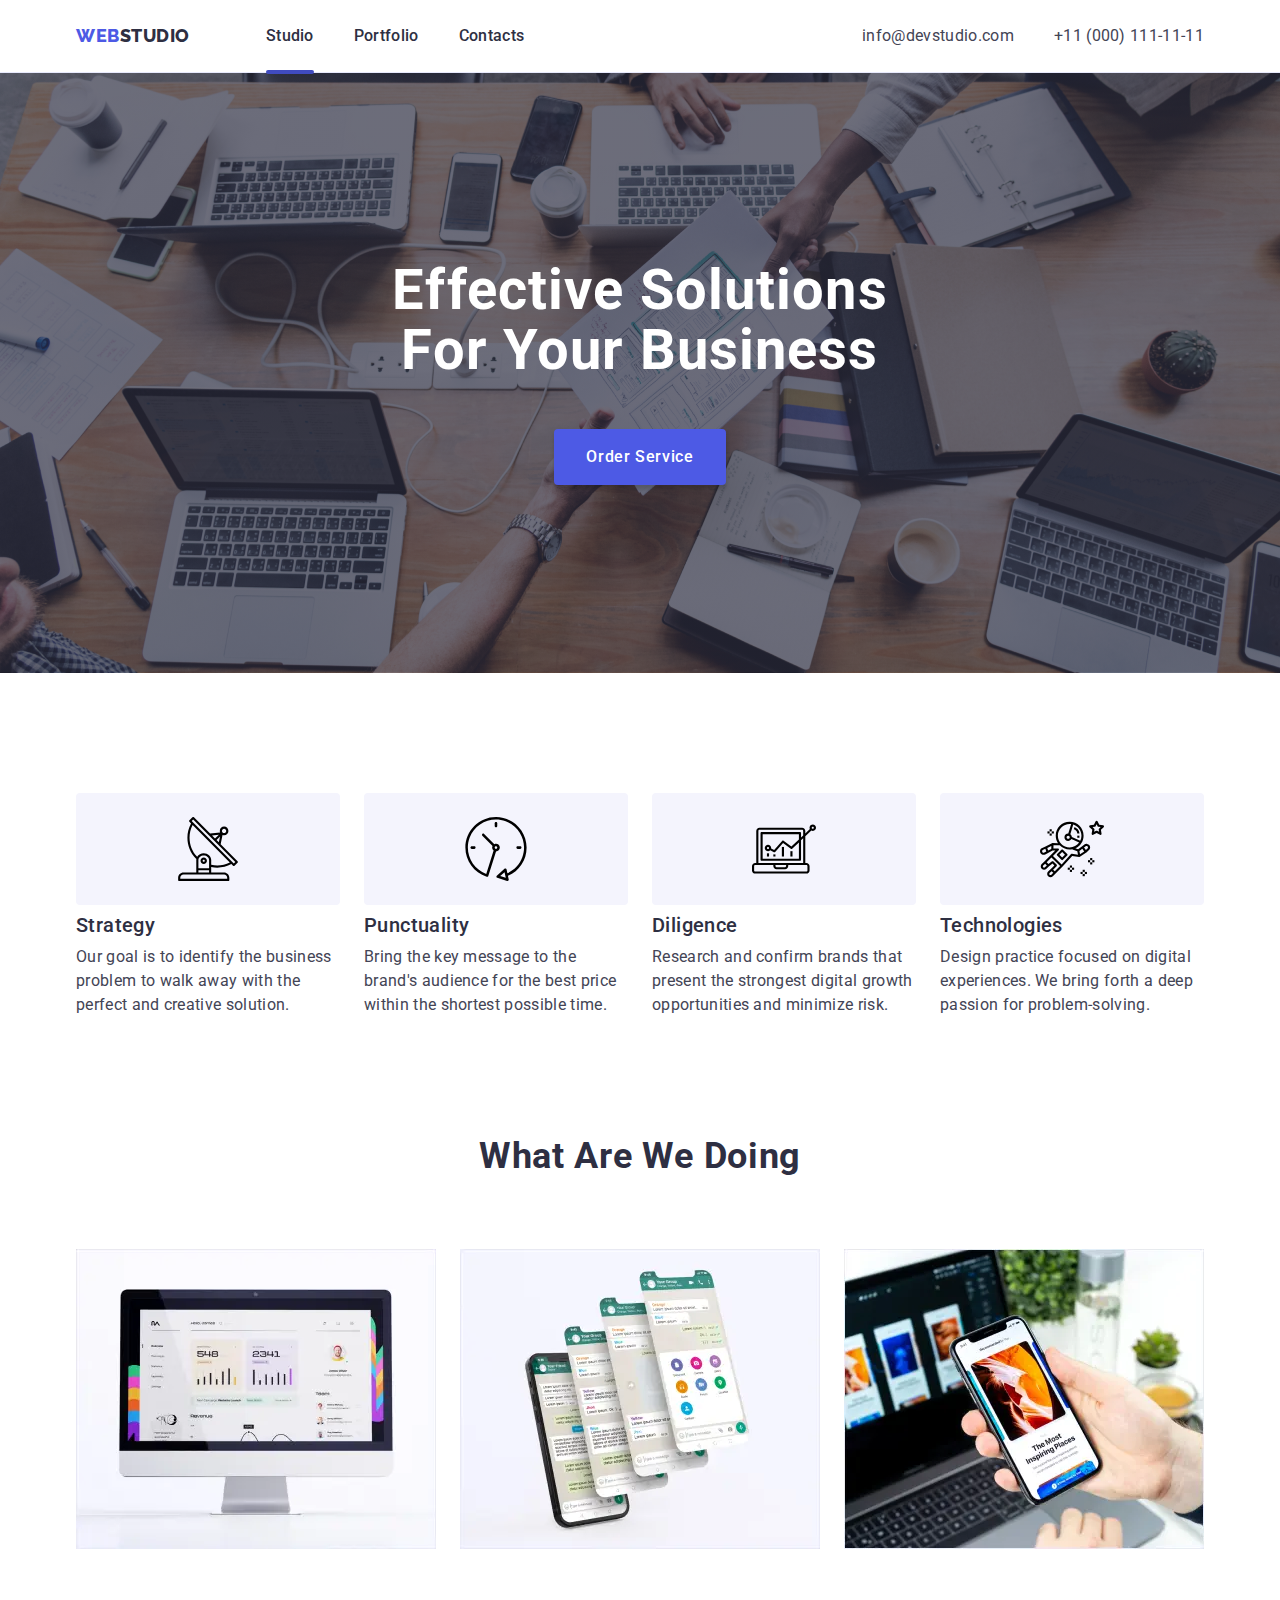
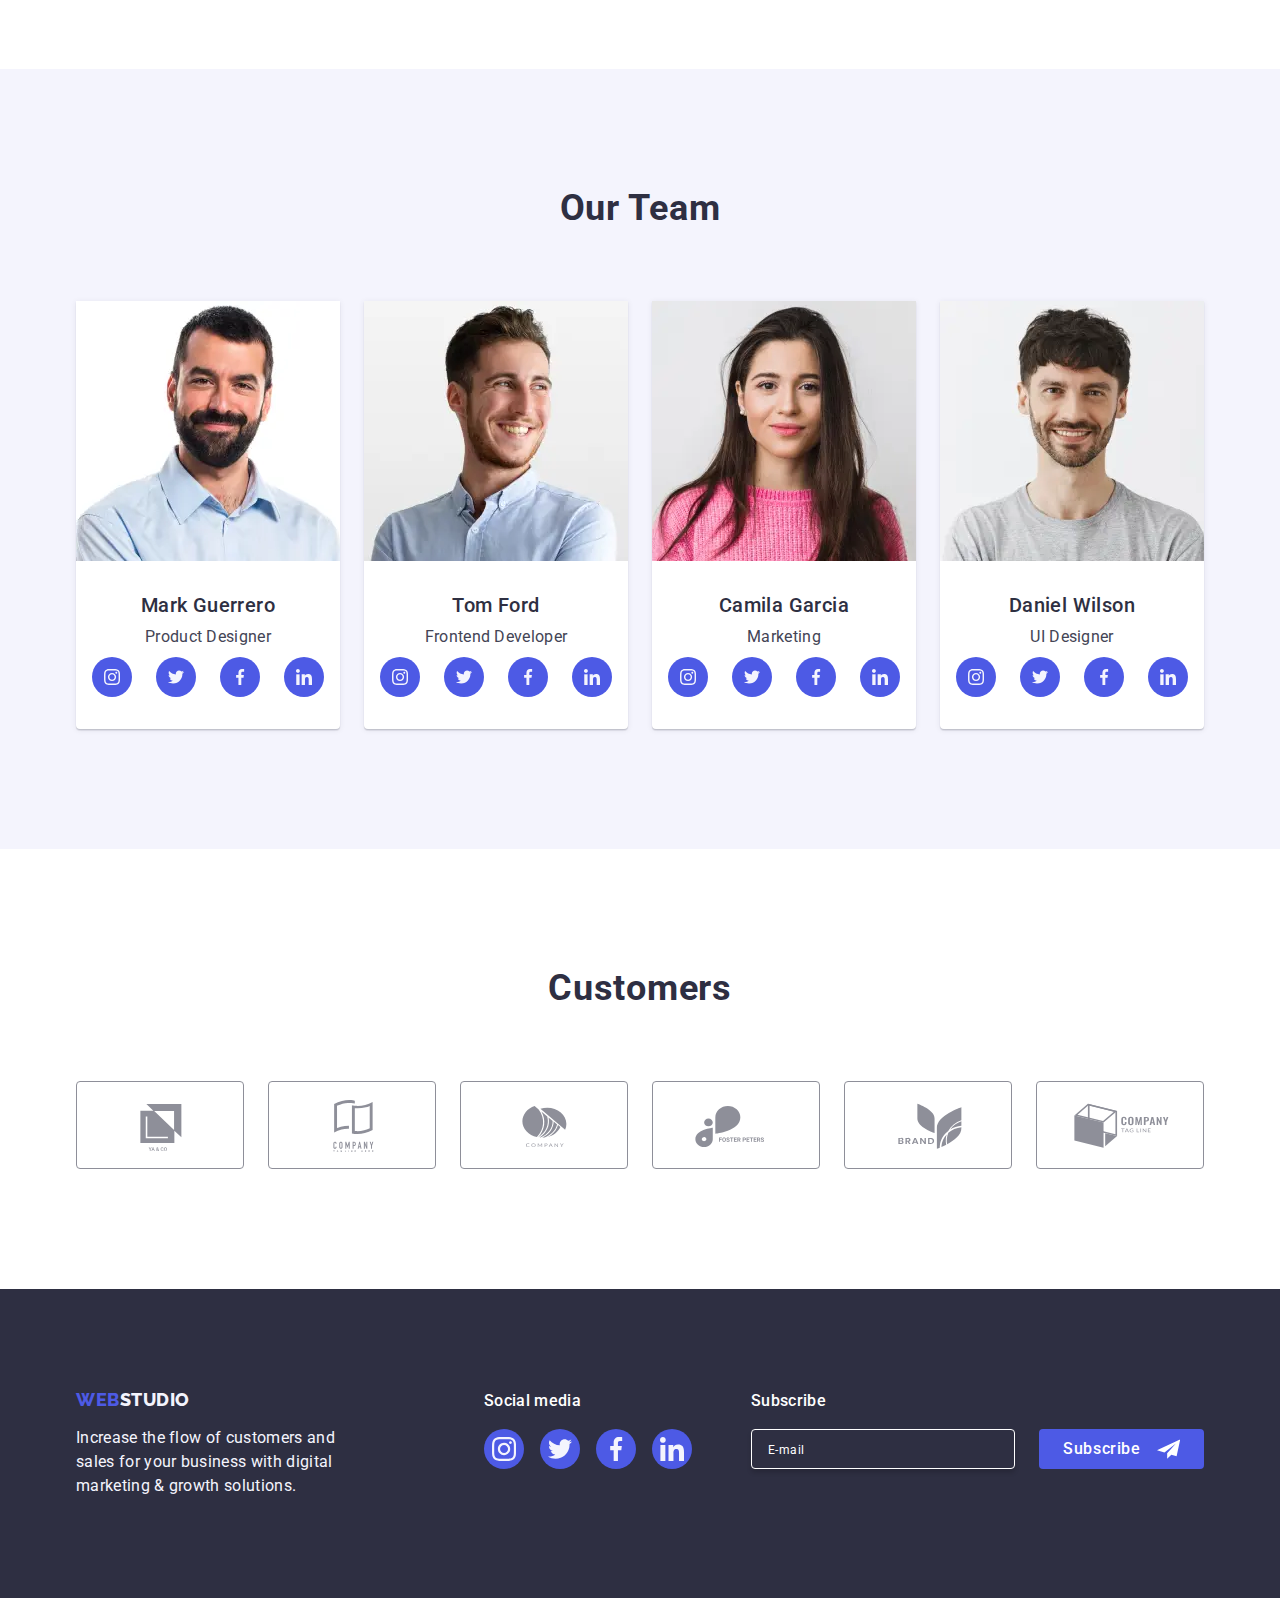
<file: index.html>
<!DOCTYPE html>
<html lang="en">
  <head>
    <meta charset="UTF-8" />
    <meta http-equiv="X-UA-Compatible" content="IE=edge" />
    <meta name="viewport" content="width=device-width, initial-scale=1.0" />
    <title>WEBSTUDIO</title>
    <link rel="preconnect" href="https://fonts.googleapis.com" />
    <link rel="preconnect" href="https://fonts.gstatic.com" crossorigin />
    <link
      href="https://fonts.googleapis.com/css2?family=Raleway:wght@800&family=Roboto:wght@400;500;700&display=swap"
      rel="stylesheet"
    />
    <link
      rel="stylesheet"
      href="https://cdn.jsdelivr.net/npm/modern-normalize@2.0.0/modern-normalize.min.css"
    />
    <link rel="stylesheet" href="./css/styles.css" />
  </head>
  <body>
    <!------------------Header------------------------------->
    <header class="header">
      <div class="header-container container">
        <nav class="header-nav">
          <a class="logo link" href="./index.html">
            Web<span class="header-logo-color">Studio</span>
          </a>
          <ul class="header-nav-list list">
            <li class="header-nav-item">
              <a class="header-nav-link link active" href="./index.html"
                >Studio</a
              >
            </li>
            <li class="header-nav-item">
              <a class="header-nav-link link" href="./portfolio.html"
                >Portfolio</a
              >
            </li>
            <li class="header-nav-item">
              <a class="header-nav-link link" href="">Contacts</a>
            </li>
          </ul>
        </nav>
        <button type="button" class="modal-menu-open-btn js-open-menu">
          <svg class="modal-menu-open-icon" width="32" height="22">
            <use href="./images/sprite.svg#burger-icon"></use>
          </svg>
        </button>
        <address class="adress">
          <ul class="contact-list list">
            <li class="contact-item">
              <a class="contact-link link" href="mailto:info@devstudio.com"
                >info@devstudio.com
              </a>
            </li>
            <li class="contact-item">
              <a class="contact-link link" href="tel:+11(000)1111111"
                >+11 (000) 111-11-11</a
              >
            </li>
          </ul>
        </address>
        <!-- mobile-menu -->
        <div class="mobile-menu js-menu-container">
          <div class="container mobile-menu-container">
            <button class="mobile-menu-close-btn js-close-menu">
              <svg class="mobile-menu-close-icon" width="8" height="8">
                <use href="./images/sprite.svg#mobile-menu-close-icon"></use>
              </svg>
            </button>
            <ul class="mobile-header-menu-list list">
              <li class="mobile-header-menu-item">
                <a
                  class="mobile-header-menu-link link active"
                  href="./index.html"
                  >Studio</a
                >
              </li>
              <li class="mobile-header-menu-item">
                <a class="mobile-header-menu-link link" href="./portfolio.html"
                  >Portfolio</a
                >
              </li>
              <li class="mobile-header-menu-item link">
                <a class="mobile-header-menu-link link" href="">Contacts</a>
              </li>
            </ul>
            <address class="mobile-address">
              <ul class="mobile-contact-list list">
                <li class="mobile-contact-item">
                  <a
                    class="mobile-contact-link-tel link active"
                    href="tel:+11(000)1111111"
                    >+11 (000) 111-11-11</a
                  >
                </li>
                <li class="mobile-contact-item">
                  <a
                    class="mobile-contact-link link"
                    href="mailto:info@devstudio.com"
                    >info@devstudio.com
                  </a>
                </li>
              </ul>
            </address>
            <ul class="mobile-social-list list">
              <li class="mobile-social-icon-item">
                <a
                  class="mobile-social-icon-link link"
                  target="_blank"
                  rel="noopener noreferrer"
                  href=""
                >
                  <svg
                    class="mobile-social-icon-list"
                    width="24px"
                    height="24px"
                  >
                    <use href="./images/sprite.svg#icon-instagram"></use>
                  </svg>
                </a>
              </li>
              <li class="mobile-social-icon-item">
                <a
                  class="mobile-social-icon-link link"
                  target="_blank"
                  rel="noopener noreferrer"
                  href=""
                >
                  <svg
                    class="mobile-social-icon-list"
                    width="24px"
                    height="24px"
                  >
                    <use href="./images/sprite.svg#icon-twitter"></use>
                  </svg>
                </a>
              </li>
              <li class="mobile-social-icon-item">
                <a
                  class="mobile-social-icon-link link"
                  target="_blank"
                  rel="noopener noreferrer"
                  href=""
                >
                  <svg
                    class="mobile-social-icon-list"
                    width="24px"
                    height="24px"
                  >
                    <use href="./images/sprite.svg#icon-facebook"></use>
                  </svg>
                </a>
              </li>
              <li class="mobile-social-icon-item">
                <a
                  class="mobile-social-icon-link link"
                  target="_blank"
                  rel="noopener noreferrer"
                  href=""
                >
                  <svg
                    class="mobile-social-icon-list"
                    width="24px"
                    height="24px"
                  >
                    <use href="./images/sprite.svg#icon-linkedin"></use>
                  </svg>
                </a>
              </li>
            </ul>
          </div>
        </div>
        <!-- mobile-menu -->
      </div>
    </header>
    <main>
      <!--------------------- Hero  ----------------------->
      <section class="hero">
        <div class="container">
          <h1 class="hero-title">Effective Solutions for Your Business</h1>
          <button class="modal-btn" data-modal-open type="button">
            Order Service
          </button>
        </div>
      </section>
      <!----------------- company philosophy ------------->
      <section class="features">
        <div class="container">
          <h2 class="features-title visualli-hidden">Company philosophy</h2>
          <ul class="features-list list">
            <li class="features-list-item">
              <div class="features-icon-container">
                <svg class="features-icon" width="64" height="64">
                  <use href="./images/sprite.svg#icon-antenna-1"></use>
                </svg>
              </div>
              <h3 class="features-list-title">Strategy</h3>
              <p class="features-list-description">
                Our goal is to identify the business problem to walk away with
                the perfect and creative solution.
              </p>
            </li>
            <li class="features-list-item">
              <div class="features-icon-container">
                <svg class="features-icon" width="64" height="64">
                  <use href="./images/sprite.svg#icon-clock"></use>
                </svg>
              </div>
              <h3 class="features-list-title">Punctuality</h3>
              <p class="features-list-description">
                Bring the key message to the brand's audience for the best price
                within the shortest possible time.
              </p>
            </li>
            <li class="features-list-item">
              <div class="features-icon-container">
                <svg class="features-icon" width="64" height="64">
                  <use href="./images/sprite.svg#icon-diagram"></use>
                </svg>
              </div>
              <h3 class="features-list-title">Diligence</h3>
              <p class="features-list-description">
                Research and confirm brands that present the strongest digital
                growth opportunities and minimize risk.
              </p>
            </li>
            <li class="features-list-item">
              <div class="features-icon-container">
                <svg class="features-icon" width="64" height="64">
                  <use href="./images/sprite.svg#icon-astronaut"></use>
                </svg>
              </div>
              <h3 class="features-list-title">Technologies</h3>
              <p class="features-list-description">
                Design practice focused on digital experiences. We bring forth a
                deep passion for problem-solving.
              </p>
            </li>
          </ul>
        </div>
      </section>
      <!------------------ Areas of work ---------------------->
      <section class="projects">
        <div class="container">
          <h2 class="projects-title">What are we doing</h2>
          <ul class="projects-list list">
            <li class="projects-list-item">
              <picture>
                <source
                  media="(min-width: 1158px)"
                  type="image/webp"
                  srcset="
                    ./images/areas-of-work/image1.webp    1x,
                    ./images/areas-of-work/image1@2x.webp 2x
                  "
                />
                <source
                  media="(min-width: 1158px)"
                  srcset="
                    ./images/areas-of-work/image1.jpg    1x,
                    ./images/areas-of-work/image1@2x.jpg 2x
                  "
                />
                <img
                  class="projects-list-img"
                  src="./images/areas-of-work/image1.jpg"
                  alt="web apps on your computer"
                  width="360"
                  height="300"
                />
              </picture>
            </li>
            <li class="projects-list-item">
              <picture>
                <source
                  media="(min-width: 1158px)"
                  type="image/webp"
                  srcset="
                    ./images/areas-of-work/image2.webp    1x,
                    ./images/areas-of-work/image2@2x.webp 2x
                  "
                />
                <source
                  media="(min-width: 1158px)"
                  srcset="
                    ./images/areas-of-work/image2.jpg    1x,
                    ./images/areas-of-work/image2@2x.jpg 2x
                  "
                />
                <img
                  class="projects-list-img"
                  src="./images/areas-of-work/image2.jpg"
                  alt="web apps on your phone"
                  width="360"
                  height="300"
                />
              </picture>
            </li>
            <li class="projects-list-item">
              <picture>
                <source
                  media="(min-width: 1158px)"
                  type="image/webp"
                  srcset="
                    ./images/areas-of-work/image3.webp    1x,
                    ./images/areas-of-work/image3@2x.webp 2x
                  " />
                <source
                  media="(min-width: 1158px)"
                  srcset="
                    ./images/areas-of-work/image3.jpg    1x,
                    ./images/areas-of-work/image3@2x.jpg 2x
                  " />
                <img
                  class="projects-list-img"
                  src="./images/areas-of-work/image3.jpg"
                  alt="responsive web applications"
                  width="360"
                  height="300"
              /></picture>
            </li>
          </ul>
        </div>
      </section>
      <!------------------- team ----------------------->
      <section class="team">
        <div class="container">
          <h2 class="team-title">Our Team</h2>
          <ul class="team-list list">
            <li class="team-list-item">
              <picture>
                <source
                  type="image/webp"
                  srcset="
                    ./images/team/mark_guerrero.webp    1x,
                    ./images/team/mark_guerrero@2x.webp 2x
                  "
                />
                <source
                  srcset="
                    ./images/team/mark_guerrero.jpg    1x,
                    ./images/team/mark_guerrero@2x.jpg 2x
                  "
                />
                <img
                  class="team-list-img"
                  src="./images/team/mark_guerrero.jpg"
                  alt="man"
                  width="264"
                  height="260"
                />
              </picture>

              <div class="card-team-content">
                <h3 class="team-list-title">Mark Guerrero</h3>
                <p class="team-list-profession">Product Designer</p>
                <ul class="social-list list">
                  <li class="social-icon-item">
                    <a
                      class="social-icon-link link"
                      target="_blank"
                      rel="noopener noreferrer"
                      href=""
                    >
                      <svg class="social-icon-list" width="16px" height="16px">
                        <use href="./images/sprite.svg#icon-instagram"></use>
                      </svg>
                    </a>
                  </li>
                  <li class="social-icon-item">
                    <a
                      class="social-icon-link link"
                      target="_blank"
                      rel="noopener noreferrer"
                      href=""
                    >
                      <svg class="social-icon-list" width="16px" height="16px">
                        <use href="./images/sprite.svg#icon-twitter"></use>
                      </svg>
                    </a>
                  </li>
                  <li class="social-icon-item">
                    <a
                      class="social-icon-link link"
                      target="_blank"
                      rel="noopener noreferrer"
                      href=""
                    >
                      <svg class="social-icon-list" width="16px" height="16px">
                        <use href="./images/sprite.svg#icon-facebook"></use>
                      </svg>
                    </a>
                  </li>
                  <li class="social-icon-item">
                    <a
                      class="social-icon-link link"
                      target="_blank"
                      rel="noopener noreferrer"
                      href=""
                    >
                      <svg class="social-icon-list" width="16px" height="16px">
                        <use href="./images/sprite.svg#icon-linkedin"></use>
                      </svg>
                    </a>
                  </li>
                </ul>
              </div>
            </li>
            <li class="team-list-item">
              <picture>
                <source
                  type="image/webp"
                  srcset="
                    ./images/team/tom_ford.webp    1x,
                    ./images/team/tom_ford@2x.webp 2x
                  "
                />
                <source
                  srcset="
                    ./images/team/tom_ford.jpg    1x,
                    ./images/team/tom_ford@2x.jpg 2x
                  "
                />
                <img
                  class="team-list-img"
                  src="./images/team/tom_ford.jpg"
                  alt="man"
                  width="264"
                  height="260"
                />
              </picture>

              <div class="card-team-content">
                <h3 class="team-list-title">Tom Ford</h3>
                <p class="team-list-profession">Frontend Developer</p>
                <ul class="social-list list">
                  <li class="social-icon-item">
                    <a
                      class="social-icon-link link"
                      target="_blank"
                      rel="noopener noreferrer"
                      href=""
                    >
                      <svg class="social-icon-list" width="16px" height="16px">
                        <use href="./images/sprite.svg#icon-instagram"></use>
                      </svg>
                    </a>
                  </li>
                  <li class="social-icon-item">
                    <a
                      class="social-icon-link link"
                      target="_blank"
                      rel="noopener noreferrer"
                      href=""
                    >
                      <svg class="social-icon-list" width="16px" height="16px">
                        <use href="./images/sprite.svg#icon-twitter"></use>
                      </svg>
                    </a>
                  </li>
                  <li class="social-icon-item">
                    <a
                      class="social-icon-link link"
                      target="_blank"
                      rel="noopener noreferrer"
                      href=""
                    >
                      <svg class="social-icon-list" width="16px" height="16px">
                        <use href="./images/sprite.svg#icon-facebook"></use>
                      </svg>
                    </a>
                  </li>
                  <li class="social-icon-item">
                    <a
                      class="social-icon-link link"
                      target="_blank"
                      rel="noopener noreferrer"
                      href=""
                    >
                      <svg class="social-icon-list" width="16px" height="16px">
                        <use href="./images/sprite.svg#icon-linkedin"></use>
                      </svg>
                    </a>
                  </li>
                </ul>
              </div>
            </li>
            <li class="team-list-item">
              <picture>
                <source
                  type="image/webp"
                  srcset="
                    ./images/team/camila_garcia.webp    1x,
                    ./images/team/camila_garcia@2x.webp 2x
                  "
                />
                <source
                  srcset="
                    ./images/team/camila_garcia.jpg    1x,
                    ./images/team/camila_garcia@2x.jpg 2x
                  "
                />
                <img
                  class="team-list-img"
                  src="./images/team/camila_garcia.jpg"
                  alt="woman"
                  width="264"
                  height="260"
                />
              </picture>

              <div class="card-team-content">
                <h3 class="team-list-title">Camila Garcia</h3>
                <p class="team-list-profession">Marketing</p>
                <ul class="social-list list">
                  <li class="social-icon-item">
                    <a
                      class="social-icon-link link"
                      target="_blank"
                      rel="noopener noreferrer"
                      href=""
                    >
                      <svg class="social-icon-list" width="16px" height="16px">
                        <use href="./images/sprite.svg#icon-instagram"></use>
                      </svg>
                    </a>
                  </li>
                  <li class="social-icon-item">
                    <a
                      class="social-icon-link link"
                      target="_blank"
                      rel="noopener noreferrer"
                      href=""
                    >
                      <svg class="social-icon-list" width="16px" height="16px">
                        <use href="./images/sprite.svg#icon-twitter"></use>
                      </svg>
                    </a>
                  </li>
                  <li class="social-icon-item">
                    <a
                      class="social-icon-link link"
                      target="_blank"
                      rel="noopener noreferrer"
                      href=""
                    >
                      <svg class="social-icon-list" width="16px" height="16px">
                        <use href="./images/sprite.svg#icon-facebook"></use>
                      </svg>
                    </a>
                  </li>
                  <li class="social-icon-item">
                    <a
                      class="social-icon-link link"
                      target="_blank"
                      rel="noopener noreferrer"
                      href=""
                    >
                      <svg class="social-icon-list" width="16px" height="16px">
                        <use href="./images/sprite.svg#icon-linkedin"></use>
                      </svg>
                    </a>
                  </li>
                </ul>
              </div>
            </li>
            <li class="team-list-item">
              <picture>
                <source
                  type="image/webp"
                  srcset="
                    ./images/team/daniel_wilson.webp    1x,
                    ./images/team/daniel_wilson@2x.webp 2x
                  "
                />
                <source
                  srcset="
                    ./images/team/daniel_wilson.jpg    1x,
                    ./images/team/daniel_wilson@2x.jpg 2x
                  "
                />

                <img
                  class="team-list-img"
                  src="./images/team/daniel_wilson.jpg"
                  alt="man"
                  width="264"
                  height="260"
                />
              </picture>

              <div class="card-team-content">
                <h3 class="team-list-title">Daniel Wilson</h3>
                <p class="team-list-profession">UI Designer</p>
                <ul class="social-list list">
                  <li class="social-icon-item">
                    <a
                      class="social-icon-link link"
                      target="_blank"
                      rel="noopener noreferrer"
                      href=""
                    >
                      <svg class="social-icon-list" width="16px" height="16px">
                        <use href="./images/sprite.svg#icon-instagram"></use>
                      </svg>
                    </a>
                  </li>
                  <li class="social-icon-item">
                    <a
                      class="social-icon-link link"
                      target="_blank"
                      rel="noopener noreferrer"
                      href=""
                    >
                      <svg class="social-icon-list" width="16px" height="16px">
                        <use href="./images/sprite.svg#icon-twitter"></use>
                      </svg>
                    </a>
                  </li>
                  <li class="social-icon-item">
                    <a
                      class="social-icon-link link"
                      target="_blank"
                      rel="noopener noreferrer"
                      href=""
                    >
                      <svg class="social-icon-list" width="16px" height="16px">
                        <use href="./images/sprite.svg#icon-facebook"></use>
                      </svg>
                    </a>
                  </li>
                  <li class="social-icon-item">
                    <a
                      class="social-icon-link link"
                      target="_blank"
                      rel="noopener noreferrer"
                      href=""
                    >
                      <svg class="social-icon-list" width="16px" height="16px">
                        <use href="./images/sprite.svg#icon-linkedin"></use>
                      </svg>
                    </a>
                  </li>
                </ul>
              </div>
            </li>
          </ul>
        </div>
      </section>
      <!---------------------- Customers ------------------------->
      <section class="Customers">
        <div class="container">
          <h2 class="Customers-title">Customers</h2>
          <ul class="Customers-list list">
            <li class="Customers-list-item">
              <a class="Customers-link link" href="">
                <svg class="Customers-list-icon" width="104" height="56">
                  <use href="./images/sprite.svg#icon-Logo"></use>
                </svg>
              </a>
            </li>
            <li class="Customers-list-item">
              <a class="Customers-link link" href="">
                <svg class="Customers-list-icon" width="104" height="56">
                  <use href="./images/sprite.svg#icon-Logo-1"></use>
                </svg>
              </a>
            </li>
            <li class="Customers-list-item">
              <a class="Customers-link link" href="">
                <svg class="Customers-list-icon" width="104" height="56">
                  <use href="./images/sprite.svg#icon-Logo-2"></use>
                </svg>
              </a>
            </li>
            <li class="Customers-list-item">
              <a class="Customers-link link" href="">
                <svg class="Customers-list-icon" width="104" height="56">
                  <use href="./images/sprite.svg#icon-Logo-3"></use>
                </svg>
              </a>
            </li>
            <li class="Customers-list-item">
              <a class="Customers-link link" href="">
                <svg class="Customers-list-icon" width="104" height="56">
                  <use href="./images/sprite.svg#icon-Logo-4"></use>
                </svg>
              </a>
            </li>
            <li class="Customers-list-item">
              <a class="Customers-link link" href="">
                <svg class="Customers-list-icon" width="104" height="56">
                  <use href="./images/sprite.svg#icon-Logo-5"></use>
                </svg>
              </a>
            </li>
          </ul>
        </div>
      </section>
    </main>
    <!------------------------ footer --------------------------->
    <footer class="footer">
      <div class="footer-container container">
        <div class="footer-info">
          <a class="logo-footer link" href="./index.html">
            Web<span class="footer-logo-color">Studio</span></a
          >
          <p class="footer-description">
            Increase the flow of customers and sales for your business with
            digital marketing & growth solutions.
          </p>
        </div>
        <div class="social-media">
          <p class="social-media-title">Social media</p>
          <ul class="footer-list list">
            <li class="footer-list-item">
              <a class="footer-list-link link" href="">
                <svg class="footer-list-icon" width="24" height="24">
                  <use href="./images/sprite.svg#icon-instagram-2"></use>
                </svg>
              </a>
            </li>
            <li class="footer-list-item">
              <a class="footer-list-link link" href="">
                <svg class="footer-list-icon" width="24" height="24">
                  <use href="./images/sprite.svg#icon-twitter-1"></use>
                </svg>
              </a>
            </li>
            <li class="footer-list-item">
              <a class="footer-list-link link" href="">
                <svg class="footer-list-icon" width="24" height="24">
                  <use href="./images/sprite.svg#icon-facebook-1"></use>
                </svg>
              </a>
            </li>
            <li class="footer-list-item">
              <a class="footer-list-link link" href="">
                <svg class="footer-list-icon" width="24" height="24">
                  <use href="./images/sprite.svg#icon-linkedin-1"></use>
                </svg>
              </a>
            </li>
          </ul>
        </div>
        <div class="footer-form-wrapper">
          <p class="footer-form-description">Subscribe</p>
          <form class="footer-form">
            <input
              name="user-email"
              type="email"
              required
              placeholder="E-mail"
              class="footer-form-input"
            />
            <button type="submit" class="footer-form-btn">
              <span class="footer-form-btn-description">Subscribe</span>
              <svg class="footer-form-btn-icon" width="24" height="24">
                <use href="./images/sprite.svg#footer-btn-icon"></use>
              </svg>
            </button>
          </form>
        </div>
      </div>
    </footer>
    <!-- /* ===================Modal Window=========== */ -->
    <div class="backdrop is-hidden" data-modal>
      <div class="modal-window">
        <button class="modal-close-btn" type="button" data-modal-close>
          <svg class="modal-close-icon" width="8" height="8">
            <use href="./images/sprite.svg#icon-close"></use>
          </svg>
        </button>

        <!-- /* ===================Modal Form============= */ -->

        <p class="modal-form-name">
          Leave your contacts and we will call you back
        </p>
        <form class="modal-form" name="modal_form">
          <label for="modal_name" class="modal-form-field">
            <span class="modal-form-inp-desc">Name</span>
          </label>
          <div class="form-wrapper">
            <input
              id="modal_name"
              name="user_name"
              type="text"
              class="modal-form-input"
              pattern="[a-zA-Zа-яА-ЯіІїЇ]+"
              required
              minlength="2"
            />
            <svg class="modal-form-icon" width="18" height="18">
              <use href="./images/sprite.svg#icon-person-black"></use>
            </svg>
          </div>

          <label for="modal_phone" class="modal-form-field">
            <span class="modal-form-inp-desc">Phone</span>
          </label>
          <div class="form-wrapper">
            <input
              id="modal_phone"
              name="user_phone"
              type="tel"
              class="modal-form-input"
              required
              pattern="[0-9]{3}-[0-9]{3}-[0-9]{2}-[0-9]{2}"
              title="xxx-xxx-xx-xx"
            />
            <svg class="modal-form-icon" width="18" height="24">
              <use href="./images/sprite.svg#icon-phone-black"></use>
            </svg>
          </div>

          <label for="modal_email" class="modal-form-field">
            <span class="modal-form-inp-desc">Email</span>
          </label>
          <div class="form-wrapper">
            <input
              id="modal_email"
              name="User_Email"
              type="email"
              class="modal-form-input"
              required
            />
            <svg class="modal-form-icon" width="18" height="24">
              <use href="./images/sprite.svg#icon-email-black"></use>
            </svg>
          </div>

          <label for="modal_comment" class="modal-form-field">
            <span class="modal-form-inp-desc">Comment</span>
          </label>
          <textarea
            id="modal_comment"
            name="User_massage"
            class="modal-form-massage"
            placeholder="Text input"
          ></textarea>

          <label for="user-policy" class="modal-form-check-description">
            <input
              id="user-policy"
              type="checkbox"
              name="user-policy"
              class="modal-form-check visualli-hidden"
            />
            <svg class="form-custom-check" width="16" height="16">
              <use
                class="unchecked"
                href="./images/sprite.svg#icon-unchecked"
              ></use>
              <use
                class="checked"
                href="./images/sprite.svg#icon-checked"
              ></use>
            </svg>
            <span
              >I accept the terms and conditions of the
              <a
                class="modal-form-link-policy"
                href=""
                target="_blank"
                rel="noopener noreferrer"
              >
                Privacy Policy
              </a>
            </span>
          </label>

          <button class="modal-btn" type="submit">Send</button>
        </form>
      </div>
    </div>

    <script src="./js/mobile-menu.js"></script>
    <script src="./js/modal.js"></script>
  </body>
</html>
<!-- /* ===================Modal Form==================== */  -->
</file>
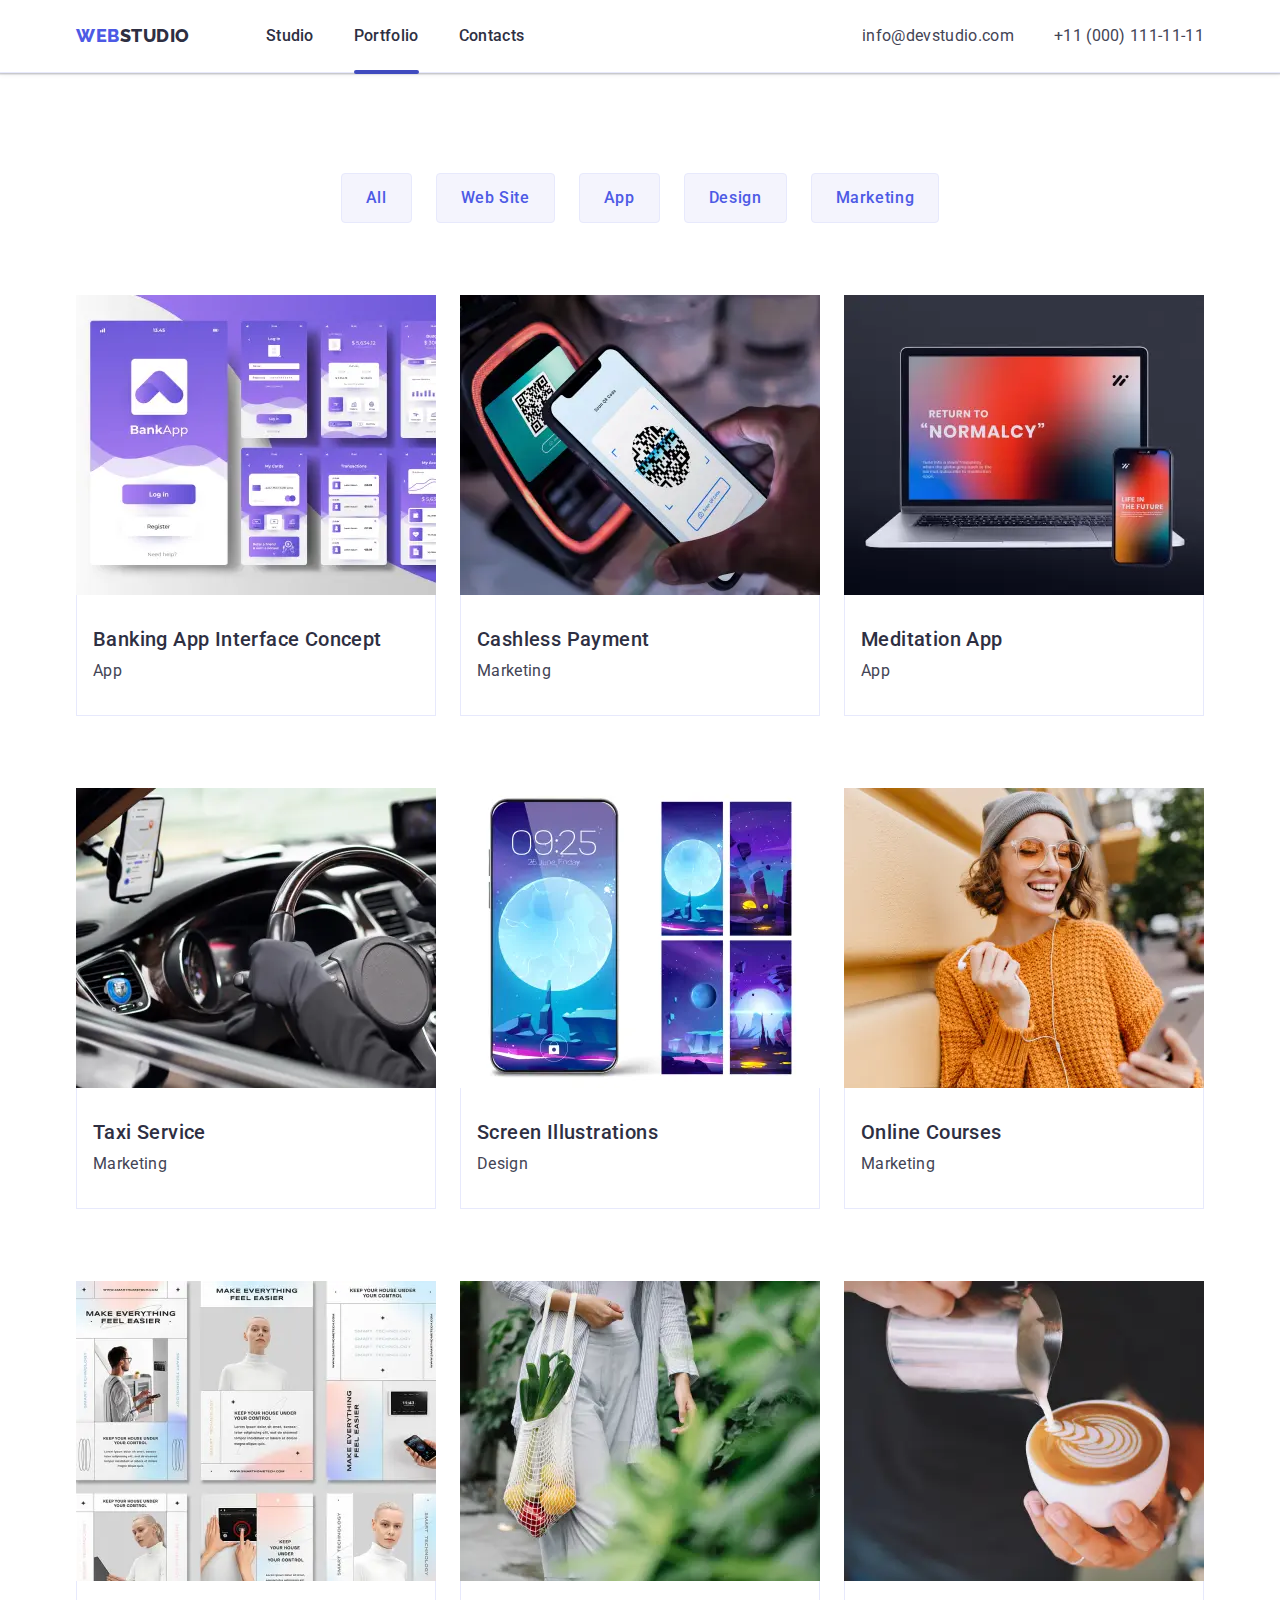
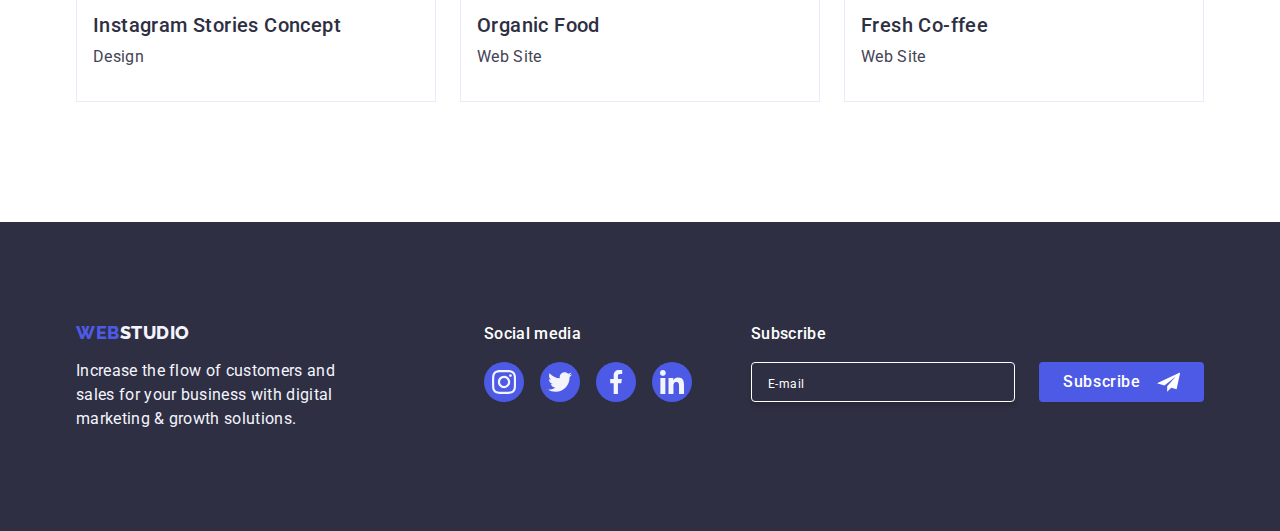
<file: portfolio.html>
<!DOCTYPE html>
<html lang="en">
  <head>
    <meta charset="UTF-8" />
    <meta http-equiv="X-UA-Compatible" content="IE=edge" />
    <meta name="viewport" content="width=device-width, initial-scale=1.0" />
    <title>Portfolio</title>
    <link rel="preconnect" href="https://fonts.googleapis.com" />
    <link rel="preconnect" href="https://fonts.gstatic.com" crossorigin />
    <link
      href="https://fonts.googleapis.com/css2?family=Raleway:wght@800&family=Roboto:wght@400;500;700&display=swap"
      rel="stylesheet"
    />
    <link
      rel="stylesheet"
      href="https://cdn.jsdelivr.net/npm/modern-normalize@2.0.0/modern-normalize.min.css"
    />
    <link rel="stylesheet" href="./css/styles.css" />
  </head>
  <body>
    <!--------------------Header----------------------------- -->
    <header class="header">
      <div class="header-container container">
        <nav class="header-nav">
          <a class="logo link" href="./index.html">
            Web<span class="header-logo-color">Studio</span>
          </a>
          <ul class="header-nav-list list">
            <li class="header-nav-item">
              <a class="header-nav-link link" href="./index.html">Studio</a>
            </li>
            <li class="header-nav-item">
              <a class="header-nav-link link active" href="./portfolio.html"
                >Portfolio</a
              >
            </li>
            <li class="header-nav-item">
              <a class="header-nav-link link" href="">Contacts</a>
            </li>
          </ul>
        </nav>
        <button type="button" class="modal-menu-open-btn js-open-menu">
          <svg class="modal-menu-open-icon" width="32" height="22">
            <use href="./images/sprite.svg#burger-icon"></use>
          </svg>
        </button>
        <address class="adress">
          <ul class="contact-list list">
            <li class="contact-item">
              <a class="contact-link link" href="mailto:info@devstudio.com"
                >info@devstudio.com
              </a>
            </li>
            <li class="contact-item">
              <a class="contact-link link" href="tel:+11(000)1111111"
                >+11 (000) 111-11-11</a
              >
            </li>
          </ul>
        </address>
        <!-- mobile-menu -->
        <div class="mobile-menu js-menu-container">
          <div class="container mobile-menu-container">
            <button class="mobile-menu-close-btn js-close-menu">
              <svg class="mobile-menu-close-icon" width="8" height="8">
                <use href="./images/sprite.svg#mobile-menu-close-icon"></use>
              </svg>
            </button>
            <ul class="mobile-header-menu-list list">
              <li class="mobile-header-menu-item">
                <a class="mobile-header-menu-link link" href="./index.html"
                  >Studio</a
                >
              </li>
              <li class="mobile-header-menu-item">
                <a
                  class="mobile-header-menu-link link active"
                  href="./portfolio.html"
                  >Portfolio</a
                >
              </li>
              <li class="mobile-header-menu-item link">
                <a class="mobile-header-menu-link link" href="">Contacts</a>
              </li>
            </ul>
            <address class="mobile-address">
              <ul class="mobile-contact-list list">
                <li class="mobile-contact-item">
                  <a
                    class="mobile-contact-link-tel link active"
                    href="tel:+11(000)1111111"
                    >+11 (000) 111-11-11</a
                  >
                </li>
                <li class="mobile-contact-item">
                  <a
                    class="mobile-contact-link link"
                    href="mailto:info@devstudio.com"
                    >info@devstudio.com
                  </a>
                </li>
              </ul>
            </address>
            <ul class="mobile-social-list list">
              <li class="mobile-social-icon-item">
                <a class="mobile-social-icon-link link" href="">
                  <svg
                    class="mobile-social-icon-list"
                    width="24px"
                    height="24px"
                  >
                    <use href="./images/sprite.svg#icon-instagram"></use>
                  </svg>
                </a>
              </li>
              <li class="mobile-social-icon-item">
                <a class="mobile-social-icon-link link" href="">
                  <svg
                    class="mobile-social-icon-list"
                    width="24px"
                    height="24px"
                  >
                    <use href="./images/sprite.svg#icon-twitter"></use>
                  </svg>
                </a>
              </li>
              <li class="mobile-social-icon-item">
                <a class="mobile-social-icon-link link" href="">
                  <svg
                    class="mobile-social-icon-list"
                    width="24px"
                    height="24px"
                  >
                    <use href="./images/sprite.svg#icon-facebook"></use>
                  </svg>
                </a>
              </li>
              <li class="mobile-social-icon-item">
                <a class="mobile-social-icon-link link" href="">
                  <svg
                    class="mobile-social-icon-list"
                    width="24px"
                    height="24px"
                  >
                    <use href="./images/sprite.svg#icon-linkedin"></use>
                  </svg>
                </a>
              </li>
            </ul>
          </div>
        </div>
        <!-- mobile-menu -->
      </div>
    </header>
    <main>
      <!--------------------- Clients -------------------------->
      <section class="clients">
        <div class="container">
          <h1 class="clients-title" hidden>our clients</h1>
          <ul class="clients-filter-list list">
            <li class="clients-filter-item">
              <button class="clients-filter-btn" type="button">All</button>
            </li>
            <li class="clients-filter-item">
              <button class="clients-filter-btn" type="button">Web Site</button>
            </li>
            <li class="clients-filter-item">
              <button class="clients-filter-btn" type="button">App</button>
            </li>
            <li class="clients-filter-item">
              <button class="clients-filter-btn" type="button">Design</button>
            </li>
            <li class="clients-filter-item">
              <button class="clients-filter-btn" type="button">
                Marketing
              </button>
            </li>
          </ul>
          <ul class="clients-list list">
            <li class="clients-list-item">
              <a class="clients-list-link link" href="">
                <div class="clients-list-overlay">
                  <picture>
                    <source
                      media="(min-width: 1158px)"
                      type="image/webp"
                      srcset="
                        ./images/our-clients/our-clients-desctop/desctop-banking-app-interface-concept.webp    1x,
                        ./images/our-clients/our-clients-desctop/desctop-banking-app-interface-concept@2x.webp 2x
                      "
                    />
                    <source
                      media="(min-width: 1158px)"
                      srcset="
                        ./images/our-clients/our-clients-desctop/desctop-banking-app-interface-concept.jpg    1x,
                        ./images/our-clients/our-clients-desctop/desctop-banking-app-interface-concept@2x.jpg 2x
                      "
                    />
                    <source
                      media="(min-width: 768px)"
                      type="image/webp"
                      srcset="
                        ./images/our-clients/our-clients-tablet/tablet-banking-app-interface-concept.webp    1x,
                        ./images/our-clients/our-clients-tablet/tablet-banking-app-interface-concept@2x.webp 2x
                      "
                    />
                    <source
                      media="(min-width: 768px)"
                      srcset="
                        ./images/our-clients/our-clients-tablet/tablet-banking-app-interface-concept.jpg    1x,
                        ./images/our-clients/our-clients-tablet/tablet-banking-app-interface-concept@2x.jpg 2x
                      "
                    />
                    <source
                      media="(max-width: 767px)"
                      type="image/webp"
                      srcset="
                        ./images/our-clients/our-clients-mobile/mobile-banking-app-interface-concept.webp    1x,
                        ./images/our-clients/our-clients-mobile/mobile-banking-app-interface-concept@2x.webp 2x
                      "
                    />
                    <source
                      media="(max-width: 767px)"
                      srcset="
                        ./images/our-clients/our-clients-mobile/mobile-banking-app-interface-concept.jpg    1x,
                        ./images/our-clients/our-clients-mobile/mobile-banking-app-interface-concept@2x.jpg 2x
                      "
                    />
                    <img
                      class="clients-list-img"
                      src="./images/our-clients/our-clients-mobile/mobile-banking-app-interface-concept.jpg"
                      alt="Banking App Interface Concept"
                      width="396"
                      height="280"
                    />
                  </picture>

                  <p class="overlay">
                    14 Stylish and User-Friendly App Design Concepts · Task
                    Manager App · Calorie Tracker App · Exotic Fruit Ecommerce
                    App · Cloud Storage App
                  </p>
                </div>
                <div class="client-card-content">
                  <h2 class="clients-filter-title">
                    Banking App Interface Concept
                  </h2>
                  <p class="clients-filter-description">App</p>
                </div>
              </a>
            </li>
            <li>
              <a class="clients-list-link link" href="">
                <div class="clients-list-overlay">
                  <picture>
                    <source
                      media="(min-width: 1158px)"
                      type="image/webp"
                      srcset="
                        ./images/our-clients/our-clients-desctop/desctop-cashless-payment.webp    1x,
                        ./images/our-clients/our-clients-desctop/desctop-cashless-payment@2x.webp 2x
                      "
                    />
                    <source
                      media="(min-width: 1158px)"
                      srcset="
                        ./images/our-clients/our-clients-desctop/desctop-cashless-payment.jpg    1x,
                        ./images/our-clients/our-clients-desctop/desctop-cashless-payment@2x.jpg 2x
                      "
                    />
                    <source
                      media="(min-width: 768px)"
                      type="image/webp"
                      srcset="
                        ./images/our-clients/our-clients-tablet/tablet-cashless-payment.webp    1x,
                        ./images/our-clients/our-clients-tablet/tablet-cashless-payment@2x.webp 2x
                      "
                    />
                    <source
                      media="(min-width: 768px)"
                      srcset="
                        ./images/our-clients/our-clients-tablet/tablet-cashless-payment.jpg    1x,
                        ./images/our-clients/our-clients-tablet/tablet-cashless-payment@2x.jpg 2x
                      "
                    />
                    <source
                      media="(max-width: 767px)"
                      type="image/webp"
                      srcset="
                        ./images/our-clients/our-clients-mobile/mobile-cashless-payment.webp    1x,
                        ./images/our-clients/our-clients-mobile/mobile-cashless-payment@2x.webp 2x
                      "
                    />
                    <source
                      media="(max-width: 767px)"
                      srcset="
                        ./images/our-clients/our-clients-mobile/mobile-cashless-payment.jpg    1x,
                        ./images/our-clients/our-clients-mobile/mobile-cashless-payment@2x.jpg 2x
                      "
                    />
                    <img
                      class="clients-list-img"
                      src="./images/our-clients/our-clients-mobile/mobile-cashless-payment.jpg"
                      alt="Cashless Payment"
                      width="396"
                      height="280"
                    />
                  </picture>

                  <p class="overlay">
                    14 Stylish and User-Friendly App Design Concepts · Task
                    Manager App · Calorie Tracker App · Exotic Fruit Ecommerce
                    App · Cloud Storage App
                  </p>
                </div>
                <div class="client-card-content">
                  <h2 class="clients-filter-title">Cashless Payment</h2>
                  <p class="clients-filter-description">Marketing</p>
                </div>
              </a>
            </li>
            <li>
              <a class="clients-list-link link" href="">
                <div class="clients-list-overlay">
                  <picture>
                    <source
                      media="(min-width: 1158px)"
                      type="image/webp"
                      srcset="
                        ./images/our-clients/our-clients-desctop/desctop-meditation-app.webp    1x,
                        ./images/our-clients/our-clients-desctop/desctop-meditation-app@2x.webp 2x
                      "
                    />
                    <source
                      media="(min-width: 1158px)"
                      srcset="
                        ./images/our-clients/our-clients-desctop/desctop-meditation-app.jpg    1x,
                        ./images/our-clients/our-clients-desctop/desctop-meditation-app@2x.jpg 2x
                      "
                    />
                    <source
                      media="(min-width: 768px)"
                      type="image/webp"
                      srcset="
                        ./images/our-clients/our-clients-tablet/tablet-meditation-app.webp    1x,
                        ./images/our-clients/our-clients-tablet/tablet-meditation-app@2x.webp 2x
                      "
                    />
                    <source
                      media="(min-width: 768px)"
                      srcset="
                        ./images/our-clients/our-clients-tablet/tablet-meditation-app.jpg    1x,
                        ./images/our-clients/our-clients-tablet/tablet-meditation-app@2x.jpg 2x
                      "
                    />
                    <source
                      media="(max-width: 767px)"
                      type="image/webp"
                      srcset="
                        ./images/our-clients/our-clients-mobile/mobile-meditation-app.webp    1x,
                        ./images/our-clients/our-clients-mobile/mobile-meditation-app@2x.webp 2x
                      "
                    />
                    <source
                      media="(max-width: 767px)"
                      srcset="
                        ./images/our-clients/our-clients-mobile/mobile-meditation-app.jpg    1x,
                        ./images/our-clients/our-clients-mobile/mobile-meditation-app@2x.jpg 2x
                      "
                    />
                    <img
                      class="clients-list-img"
                      src="./images/our-clients/our-clients-mobile/mobile-meditation-app.jpg"
                      alt="Meditation App"
                      width="396"
                      height="280"
                    />
                  </picture>

                  <p class="overlay">
                    14 Stylish and User-Friendly App Design Concepts · Task
                    Manager App · Calorie Tracker App · Exotic Fruit Ecommerce
                    App · Cloud Storage App
                  </p>
                </div>
                <div class="client-card-content">
                  <h2 class="clients-filter-title">Meditation App</h2>
                  <p class="clients-filter-description">App</p>
                </div>
              </a>
            </li>
            <li>
              <a class="clients-list-link link" href="">
                <div class="clients-list-overlay">
                  <picture>
                    <source
                      media="(min-width: 1158px)"
                      type="image/webp"
                      srcset="
                        ./images/our-clients/our-clients-desctop/desctop-taxi-service.webp    1x,
                        ./images/our-clients/our-clients-desctop/desctop-taxi-service@2x.webp 2x
                      "
                    />
                    <source
                      media="(min-width: 1158px)"
                      srcset="
                        ./images/our-clients/our-clients-desctop/desctop-taxi-service.jpg    1x,
                        ./images/our-clients/our-clients-desctop/desctop-taxi-service@2x.jpg 2x
                      "
                    />
                    <source
                      media="(min-width: 768px)"
                      type="image/webp"
                      srcset="
                        ./images/our-clients/our-clients-tablet/tablet-taxi-service.webp    1x,
                        ./images/our-clients/our-clients-tablet/tablet-taxi-service@2x.webp 2x
                      "
                    />
                    <source
                      media="(min-width: 768px)"
                      srcset="
                        ./images/our-clients/our-clients-tablet/tablet-taxi-service.jpg    1x,
                        ./images/our-clients/our-clients-tablet/tablet-taxi-service@2x.jpg 2x
                      "
                    />
                    <source
                      media="(max-width: 767px)"
                      type="image/webp"
                      srcset="
                        ./images/our-clients/our-clients-mobile/mobile-taxi-service.webp    1x,
                        ./images/our-clients/our-clients-mobile/mobile-taxi-service@2x.webp 2x
                      "
                    />
                    <source
                      media="(max-width: 767px)"
                      srcset="
                        ./images/our-clients/our-clients-mobile/mobile-taxi-service.jpg    1x,
                        ./images/our-clients/our-clients-mobile/mobile-taxi-service@2x.jpg 2x
                      "
                    />
                    <img
                      class="clients-list-img"
                      src="./images/our-clients/our-clients-mobile/mobile-taxi-service.jpg"
                      alt="Taxi Service"
                      width="396"
                      height="280"
                    />
                  </picture>

                  <p class="overlay">
                    14 Stylish and User-Friendly App Design Concepts · Task
                    Manager App · Calorie Tracker App · Exotic Fruit Ecommerce
                    App · Cloud Storage App
                  </p>
                </div>
                <div class="client-card-content">
                  <h2 class="clients-filter-title">Taxi Service</h2>
                  <p class="clients-filter-description">Marketing</p>
                </div>
              </a>
            </li>
            <li>
              <a class="clients-list-link link" href="">
                <div class="clients-list-overlay">
                  <picture>
                    <source
                      media="(min-width: 1158px)"
                      type="image/webp"
                      srcset="
                        ./images/our-clients/our-clients-desctop/desctop-screen-illustrations.webp    1x,
                        ./images/our-clients/our-clients-desctop/desctop-screen-illustrations@2x.webp 2x
                      "
                    />
                    <source
                      media="(min-width: 1158px)"
                      srcset="
                        ./images/our-clients/our-clients-desctop/desctop-screen-illustrations.jpg    1x,
                        ./images/our-clients/our-clients-desctop/desctop-screen-illustrations@2x.jpg 2x
                      "
                    />
                    <source
                      media="(min-width: 768px)"
                      type="image/webp"
                      srcset="
                        ./images/our-clients/our-clients-tablet/tablet-screen-illustrations.webp    1x,
                        ./images/our-clients/our-clients-tablet/tablet-screen-illustrations@2x.webp 2x
                      "
                    />
                    <source
                      media="(min-width: 768px)"
                      srcset="
                        ./images/our-clients/our-clients-tablet/tablet-screen-illustrations.jpg    1x,
                        ./images/our-clients/our-clients-tablet/tablet-screen-illustrations@2x.jpg 2x
                      "
                    />
                    <source
                      media="(max-width: 767px)"
                      type="image/webp"
                      srcset="
                        ./images/our-clients/our-clients-mobile/mobile-screen-illustrations.webp    1x,
                        ./images/our-clients/our-clients-mobile/mobile-screen-illustrations@2x.webp 2x
                      "
                    />
                    <source
                      media="(max-width: 767px)"
                      srcset="
                        ./images/our-clients/our-clients-mobile/mobile-screen-illustrations.jpg    1x,
                        ./images/our-clients/our-clients-mobile/mobile-screen-illustrations@2x.jpg 2x
                      "
                    />
                    <img
                      class="clients-list-img"
                      src="./images/our-clients/our-clients-mobile/mobile-screen-illustrations.jpg"
                      alt="Screen Illustrations"
                      width="396"
                      height="280"
                    />
                  </picture>

                  <p class="overlay">
                    14 Stylish and User-Friendly App Design Concepts · Task
                    Manager App · Calorie Tracker App · Exotic Fruit Ecommerce
                    App · Cloud Storage App
                  </p>
                </div>
                <div class="client-card-content">
                  <h2 class="clients-filter-title">Screen Illustrations</h2>
                  <p class="clients-filter-description">Design</p>
                </div>
              </a>
            </li>
            <li>
              <a class="clients-list-link link" href="">
                <div class="clients-list-overlay">
                  <picture>
                    <source
                      media="(min-width: 1158px)"
                      type="image/webp"
                      srcset="
                        ./images/our-clients/our-clients-desctop/desctop-online-courses.webp    1x,
                        ./images/our-clients/our-clients-desctop/desctop-online-courses@2x.webp 2x
                      "
                    />
                    <source
                      media="(min-width: 1158px)"
                      srcset="
                        ./images/our-clients/our-clients-desctop/desctop-online-courses.jpg    1x,
                        ./images/our-clients/our-clients-desctop/desctop-online-courses@2x.jpg 2x
                      "
                    />
                    <source
                      media="(min-width: 768px)"
                      type="image/webp"
                      srcset="
                        ./images/our-clients/our-clients-tablet/tablet-online-courses.webp    1x,
                        ./images/our-clients/our-clients-tablet/tablet-online-courses@2x.webp 2x
                      "
                    />
                    <source
                      media="(min-width: 768px)"
                      srcset="
                        ./images/our-clients/our-clients-tablet/tablet-online-courses.jpg    1x,
                        ./images/our-clients/our-clients-tablet/tablet-online-courses@2x.jpg 2x
                      "
                    />
                    <source
                      media="(max-width: 767px)"
                      type="image/webp"
                      srcset="
                        ./images/our-clients/our-clients-mobile/mobile-online-courses.webp    1x,
                        ./images/our-clients/our-clients-mobile/mobile-online-courses@2x.webp 2x
                      "
                    />
                    <source
                      media="(max-width: 767px)"
                      srcset="
                        ./images/our-clients/our-clients-mobile/mobile-online-courses.jpg    1x,
                        ./images/our-clients/our-clients-mobile/mobile-online-courses@2x.jpg 2x
                      "
                    />
                    <img
                      class="clients-list-img"
                      src="./images/our-clients/our-clients-mobile/mobile-online-courses.jpg"
                      alt="Online Courses"
                      width="396"
                      height="280"
                    />
                  </picture>

                  <p class="overlay">
                    14 Stylish and User-Friendly App Design Concepts · Task
                    Manager App · Calorie Tracker App · Exotic Fruit Ecommerce
                    App · Cloud Storage App
                  </p>
                </div>
                <div class="client-card-content">
                  <h2 class="clients-filter-title">Online Courses</h2>
                  <p class="clients-filter-description">Marketing</p>
                </div>
              </a>
            </li>
            <li>
              <a class="clients-list-link link" href="">
                <div class="clients-list-overlay">
                  <picture>
                    <source
                      media="(min-width: 1158px)"
                      type="image/webp"
                      srcset="
                        ./images/our-clients/our-clients-desctop/desctop-instagram-stories.webp    1x,
                        ./images/our-clients/our-clients-desctop/desctop-instagram-stories@2x.webp 2x
                      "
                    />
                    <source
                      media="(min-width: 1158px)"
                      srcset="
                        ./images/our-clients/our-clients-desctop/desctop-instagram-stories.jpg    1x,
                        ./images/our-clients/our-clients-desctop/desctop-instagram-stories@2x.jpg 2x
                      "
                    />
                    <source
                      media="(min-width: 768px)"
                      type="image/webp"
                      srcset="
                        ./images/our-clients/our-clients-tablet/tablet-instagram-stories.webp    1x,
                        ./images/our-clients/our-clients-tablet/tablet-instagram-stories@2x.webp 2x
                      "
                    />
                    <source
                      media="(min-width: 768px)"
                      srcset="
                        ./images/our-clients/our-clients-tablet/tablet-instagram-stories.jpg    1x,
                        ./images/our-clients/our-clients-tablet/tablet-instagram-stories@2x.jpg 2x
                      "
                    />
                    <source
                      media="(max-width: 767px)"
                      type="image/webp"
                      srcset="
                        ./images/our-clients/our-clients-mobile/mobile-instagram-stories.webp    1x,
                        ./images/our-clients/our-clients-mobile/mobile-instagram-stories@2x.webp 2x
                      "
                    />
                    <source
                      media="(max-width: 767px)"
                      srcset="
                        ./images/our-clients/our-clients-mobile/mobile-instagram-stories.jpg    1x,
                        ./images/our-clients/our-clients-mobile/mobile-instagram-stories@2x.jpg 2x
                      "
                    />
                    <img
                      class="clients-list-img"
                      src="./images/our-clients/our-clients-mobile/mobile-instagram-stories.jpg"
                      alt="Instagram Stories Concept"
                      width="396"
                      height="280"
                    />
                  </picture>

                  <p class="overlay">
                    14 Stylish and User-Friendly App Design Concepts · Task
                    Manager App · Calorie Tracker App · Exotic Fruit Ecommerce
                    App · Cloud Storage App
                  </p>
                </div>
                <div class="client-card-content">
                  <h2 class="clients-filter-title">
                    Instagram Stories Concept
                  </h2>
                  <p class="clients-filter-description">Design</p>
                </div>
              </a>
            </li>
            <li>
              <a class="clients-list-link link" href="">
                <div class="clients-list-overlay">
                  <picture>
                    <source
                      media="(min-width: 1158px)"
                      type="image/webp"
                      srcset="
                        ./images/our-clients/our-clients-desctop/desctop-organic-food.webp    1x,
                        ./images/our-clients/our-clients-desctop/desctop-organic-food@2x.webp 2x
                      "
                    />
                    <source
                      media="(min-width: 1158px)"
                      srcset="
                        ./images/our-clients/our-clients-desctop/desctop-organic-food.jpg    1x,
                        ./images/our-clients/our-clients-desctop/desctop-organic-food@2x.jpg 2x
                      "
                    />
                    <source
                      media="(min-width: 768px)"
                      type="image/webp"
                      srcset="
                        ./images/our-clients/our-clients-tablet/tablet-organic-food.webp    1x,
                        ./images/our-clients/our-clients-tablet/tablet-organic-food@2x.webp 2x
                      "
                    />
                    <source
                      media="(min-width: 768px)"
                      srcset="
                        ./images/our-clients/our-clients-tablet/tablet-organic-food.jpg    1x,
                        ./images/our-clients/our-clients-tablet/tablet-organic-food@2x.jpg 2x
                      "
                    />
                    <source
                      media="(max-width: 767px)"
                      type="image/webp"
                      srcset="
                        ./images/our-clients/our-clients-mobile/mobile-organic-food.webp    1x,
                        ./images/our-clients/our-clients-mobile/mobile-organic-food@2x.webp 2x
                      "
                    />
                    <source
                      media="(max-width: 767px)"
                      srcset="
                        ./images/our-clients/our-clients-mobile/mobile-organic-food.jpg    1x,
                        ./images/our-clients/our-clients-mobile/mobile-organic-food@2x.jpg 2x
                      "
                    />
                    <img
                      class="clients-list-img"
                      src="./images/our-clients/our-clients-mobile/mobile-organic-food.jpg"
                      alt="Organic Food"
                      width="396"
                      height="280"
                    />
                  </picture>

                  <p class="overlay">
                    14 Stylish and User-Friendly App Design Concepts · Task
                    Manager App · Calorie Tracker App · Exotic Fruit Ecommerce
                    App · Cloud Storage App
                  </p>
                </div>
                <div class="client-card-content">
                  <h2 class="clients-filter-title">Organic Food</h2>
                  <p class="clients-filter-description">Web Site</p>
                </div>
              </a>
            </li>
            <li>
              <a class="clients-list-link link" href="">
                <div class="clients-list-overlay">
                  <picture>
                    <source
                      media="(min-width: 1158px)"
                      type="image/webp"
                      srcset="
                        ./images/our-clients/our-clients-desctop/desctop-fresh-coffee.webp    1x,
                        ./images/our-clients/our-clients-desctop/desctop-fresh-coffee@2x.webp 2x
                      "
                    />
                    <source
                      media="(min-width: 1158px)"
                      srcset="
                        ./images/our-clients/our-clients-desctop/desctop-fresh-coffee.jpg    1x,
                        ./images/our-clients/our-clients-desctop/desctop-fresh-coffee@2x.jpg 2x
                      "
                    />
                    <source
                      media="(min-width: 768px)"
                      type="image/webp"
                      srcset="
                        ./images/our-clients/our-clients-tablet/tablet-fresh-coffee.webp    1x,
                        ./images/our-clients/our-clients-tablet/tablet-fresh-coffee@2x.webp 2x
                      "
                    />
                    <source
                      media="(min-width: 768px)"
                      srcset="
                        ./images/our-clients/our-clients-tablet/tablet-fresh-coffee.jpg    1x,
                        ./images/our-clients/our-clients-tablet/tablet-fresh-coffee@2x.jpg 2x
                      "
                    />
                    <source
                      media="(max-width: 767px)"
                      type="image/webp"
                      srcset="
                        ./images/our-clients/our-clients-mobile/mobile-fresh-coffee.webp    1x,
                        ./images/our-clients/our-clients-mobile/mobile-fresh-coffee@2x.webp 2x
                      "
                    />
                    <source
                      media="(max-width: 767px)"
                      srcset="
                        ./images/our-clients/our-clients-mobile/mobile-fresh-coffee.jpg    1x,
                        ./images/our-clients/our-clients-mobile/mobile-fresh-coffee@2x.jpg 2x
                      "
                    />
                    <img
                      class="clients-list-img"
                      src="./images/our-clients/our-clients-mobile/mobile-fresh-coffee.jpg"
                      alt="Fresh Co-ffee"
                      width="396"
                      height="280"
                    />
                  </picture>

                  <p class="overlay">
                    14 Stylish and User-Friendly App Design Concepts · Task
                    Manager App · Calorie Tracker App · Exotic Fruit Ecommerce
                    App · Cloud Storage App
                  </p>
                </div>
                <div class="client-card-content">
                  <h2 class="clients-filter-title">Fresh Co-ffee</h2>
                  <p class="clients-filter-description">Web Site</p>
                </div>
              </a>
            </li>
          </ul>
        </div>
      </section>
    </main>
    <!------------------------ Footer ------------------------->
    <footer class="footer">
      <div class="footer-container container">
        <div class="footer-info">
          <a class="logo-footer link" href="./index.html">
            Web<span class="footer-logo-color">Studio</span></a
          >
          <p class="footer-description">
            Increase the flow of customers and sales for your business with
            digital marketing & growth solutions.
          </p>
        </div>
        <div class="social-media">
          <p class="social-media-title">Social media</p>
          <ul class="footer-list list">
            <li class="footer-list-item">
              <a class="footer-list-link link" href="">
                <svg class="footer-list-icon" width="24" height="24">
                  <use href="./images/sprite.svg#icon-instagram-2"></use>
                </svg>
              </a>
            </li>
            <li class="footer-list-item">
              <a class="footer-list-link link" href="">
                <svg class="footer-list-icon" width="24" height="24">
                  <use href="./images/sprite.svg#icon-twitter-1"></use>
                </svg>
              </a>
            </li>
            <li class="footer-list-item">
              <a class="footer-list-link link" href="">
                <svg class="footer-list-icon" width="24" height="24">
                  <use href="./images/sprite.svg#icon-facebook-1"></use>
                </svg>
              </a>
            </li>
            <li class="footer-list-item">
              <a class="footer-list-link link" href="">
                <svg class="footer-list-icon" width="24" height="24">
                  <use href="./images/sprite.svg#icon-linkedin-1"></use>
                </svg>
              </a>
            </li>
          </ul>
        </div>
        <div class="footer-form-wrapper">
          <p class="footer-form-description">Subscribe</p>
          <form class="footer-form">
            <input
              name="user-email"
              type="email"
              required
              placeholder="E-mail"
              class="footer-form-input"
            />
            <button type="submit" class="footer-form-btn">
              <span class="footer-form-btn-description">Subscribe</span>
              <svg class="footer-form-btn-icon" width="24" height="24">
                <use href="./images/sprite.svg#footer-btn-icon"></use>
              </svg>
            </button>
          </form>
        </div>
      </div>
    </footer>
    <script src="./js/mobile-menu.js"></script>
  </body>
</html>
</file>
<file: css/styles.css>
:root {
  --primary-font: 'Roboto', sans-serif;
  --secondary-font: 'Raleway', sans-serif;
  --primary-color: #434455;
  --secondary-color: #2e2f42;
}
h1,
h2,
h3,
h4,
p {
  margin-top: 0;
  margin-bottom: 0;
}
ul,
ol {
  margin-top: 0;
  margin-bottom: 0;
  padding-left: 0;
}
img {
  display: block;
}
button {
  cursor: pointer;
}
.list {
  list-style: none;
}
.link {
  text-decoration: none;
}
.adress {
  font-style: normal;
}
body {
  font-family: var(--primary-font);
  color: var(--primary-color);
  background-color: #fff;
}

/*================= Components======================= */
/* Basic styles */
.logo {
  color: #4d5ae5;
  font-size: 18px;
  font-family: var(--secondary-font);
  font-weight: 800;
  line-height: 1.17;
  letter-spacing: 0.54px;
  text-transform: uppercase;
}
/* Tablet styles >=768px */
@media only screen and (min-width: 768px) {
  .logo {
    margin-right: 120px;
  }
}
/* Desctop styles >=1158px */
@media only screen and (min-width: 1158px) {
  .logo {
    margin-right: 76px;
  }
}

/* Basic styles */
.header-logo-color {
  color: #2e2f42;
}

/* Basic styles */
.container {
  min-width: 320px;
  max-width: 428px;
  margin-left: auto;
  margin-right: auto;
  padding-left: 16px;
  padding-right: 16px;
}
/* Tablet styles >=768px */
@media only screen and (min-width: 768px) {
  .container {
    max-width: 768px;
  }
}

/* Desctop styles >=1158px */
@media only screen and (min-width: 1158px) {
  .container {
    max-width: 1158px;
    padding-left: 15px;
    padding-right: 15px;
  }
}

/* Basic styles */
.visualli-hidden {
  position: absolute;
  width: 1px;
  height: 1px;
  margin: -1px;
  padding: 0%;
  overflow: hidden;
  border: 0;
  clip: rect(0 0 0 0);
}

/*================= Components======================= */
/* =================Header=========================== */
/* Basic styles */
.header {
  border-bottom: 1px solid #e7e9fc;
  box-shadow: 0px 1px 6px 0px rgba(46, 47, 66, 0.08),
    0px 1px 1px 0px rgba(46, 47, 66, 0.16),
    0px 2px 1px 0px rgba(46, 47, 66, 0.08);
}

/* Mobile styles */
@media only screen and (max-width: 767px) {
  .header-nav-list {
    display: none;
  }
  .adress {
    display: none;
  }
  .modal-menu-open-btn {
    padding: 0;
    height: 22px;
    border: none;
    background-color: transparent;
    margin-top: 24px;
    margin-bottom: 24px;
  }
}

/* Tablet styles >=768px */
@media only screen and (min-width: 768px) {
  .mobile-menu {
    display: none;
  }
  .modal-menu-open-btn {
    display: none;
  }
}

/* Basic styles */
.header-container {
  display: flex;
  align-items: center;
  justify-content: space-between;
}

/* Tablet styles >=768px */
@media only screen and (min-width: 768px) {
  .header-nav {
    display: flex;
    align-items: center;
  }
  .header-nav-list {
    display: flex;
    align-items: center;
    gap: 40px;
  }
  .contact-item:not(:last-child) {
    margin-bottom: 12px;
  }
  .header-nav-link {
    position: relative;
    padding-top: 24px;
    padding-bottom: 24px;
    font-size: 16px;
    font-weight: 500;
    line-height: 1.5;
    letter-spacing: 0.32px;
    color: #2e2f42;
    transition: color 250ms cubic-bezier(0.4, 0, 0.2, 1);
    display: block;
  }

  .header-nav-link:hover,
  .header-nav-link:focus {
    color: #404bbf;
  }

  .header-nav-link::after {
    position: absolute;
    left: 0;
    bottom: -1.5px;
    display: block;
    content: '';
    height: 4px;
    width: 100%;
    border-radius: 2px;
  }

  .header-nav-link.active::after {
    background-color: #404bbf;
  }
  .contact-link {
    font-size: 12px;
    line-height: 1.5;
    letter-spacing: 0.32px;
    color: var(--primary-color);
    transition: color 250ms cubic-bezier(0.4, 0, 0.2, 1);
  }

  .contact-link:hover,
  .contact-link:focus {
    color: #404bbf;
  }
}

/* Desctop styles >=1158px */
@media only screen and (min-width: 1158px) {
  .contact-list {
    display: flex;
    align-items: center;
    gap: 40px;
  }
  .contact-item:not(:last-child) {
    margin-bottom: 0px;
  }
  .contact-link {
    font-size: 16px;
  }
}
/* Mobile styles */ /* Mobile styles */ /* Mobile styles */

.mobile-menu {
  position: fixed;
  z-index: 1000;
  top: 0;
  left: 0;
  width: 100%;
  height: 100%;
  background-color: #ffffff;
  border-radius: 4px;

  opacity: 0;
  visibility: hidden;
  pointer-events: none;
  transition: opacity 250ms cubic-bezier(0.4, 0, 0.2, 1),
    visibility 250ms cubic-bezier(0.4, 0, 0.2, 1);
}
.mobile-menu.is-open {
  opacity: 1;
  visibility: visible;
  pointer-events: auto;
}

.mobile-menu-container {
  position: relative;
  display: flex;
  flex-direction: column;
  padding-top: 80px;
  padding-left: 40px;
  padding-bottom: 40px;
  padding-right: 35px;
  height: 100%;
}

.mobile-menu-close-btn {
  position: absolute;
  top: 24px;
  right: 16px;
  display: flex;
  justify-content: center;
  align-items: center;
  width: 24px;
  height: 24px;
  border-radius: 50%;
  padding: 0;
  background-color: #e7e9fc;
  border: 1px solid rgba(0, 0, 0, 0.1);
  transition: background-color 250ms cubic-bezier(0.4, 0, 0.2, 1),
    border 250ms cubic-bezier(0.4, 0, 0.2, 1);
}
.mobile-menu-close-btn:hover,
.mobile-menu-close-btn:focus {
  background-color: #404bbf;
}
.mobile-menu-close-icon {
  transition: fill 250ms cubic-bezier(0.4, 0, 0.2, 1);
}
.mobile-menu-close-btn:hover .mobile-menu-close-icon,
.mobile-menu-close-btn:focus .mobile-menu-close-icon {
  fill: #fff;
}
.mobile-header-menu-list {
  margin-bottom: auto;
}
.mobile-header-menu-link.active {
  color: #404bbf;
}
.mobile-header-menu-link {
  color: #2e2f42;
  font-size: 36px;
  font-weight: 700;
  line-height: 1.11;
  letter-spacing: 0.72px;
  text-transform: capitalize;
  transition: color 250ms cubic-bezier(0.4, 0, 0.2, 1);
}
.mobile-header-menu-link:hover,
.mobile-header-menu-link:focus {
  color: #404bbf;
}
.mobile-header-menu-item:not(:last-child) {
  margin-bottom: 40px;
}
/*  */
.mobile-address {
  margin-bottom: 48px;
}
.mobile-contact-item:not(:last-child) {
  margin-bottom: 40px;
}
.mobile-contact-link-tel {
  color: #434455;
  font-family: Roboto;
  font-size: 36px;
  font-style: normal;
  font-weight: 700;
  line-height: 1.11;
  letter-spacing: 0.72px;
  text-transform: capitalize;
}
.mobile-contact-link {
  color: #434455;
  font-family: Roboto;
  font-size: 20px;
  font-style: normal;
  font-weight: 500;
  line-height: 1.2;
  letter-spacing: 0.4px;
}
.mobile-contact-link-tel:hover,
.mobile-contact-link-tel:focus {
  color: #4d5ae5;
}
.mobile-contact-link:hover,
.mobile-contact-link:focus {
  color: #4d5ae5;
}
.mobile-contact-link-tel.active {
  color: #4d5ae5;
}
/*  */
/* Mobile styles */
.mobile-social-list {
  display: flex;
  justify-content: start;
  gap: 30px;
}

@media only screen and (min-width: 428px) {
  .mobile-social-list {
    gap: 56px;
  }
}
.mobile-social-icon-item {
  width: 40px;
  height: 40px;
}
.mobile-social-icon-link {
  width: 100%;
  height: 100%;
  background-color: #4d5ae5;
  border-radius: 50%;
  display: flex;
  align-items: center;
  justify-content: center;
  transition: background-color 250ms cubic-bezier(0.4, 0, 0.2, 1);
}
.mobile-social-icon-link:hover,
.mobile-social-icon-link:focus {
  background-color: #404bbf;
}
.mobile-social-icon-list {
  fill: #f4f4fd;
}

/* Mobile styles */ /* Mobile styles */ /* Mobile styles */

/* ========================Header===================== */
/* ==========================Hero==================== */

/* Basic styles */
.hero {
  padding-top: 112px;
  padding-bottom: 112px;
  background-color: #2e2f42;
  background-image: linear-gradient(
      rgba(46, 47, 66, 0.7),
      rgba(46, 47, 66, 0.7)
    ),
    url(../images/hero/mobile-hero-img.jpg);
  max-width: 428px;
  background-repeat: no-repeat;
  background-position: center;
  background-size: cover;
  margin-left: auto;
  margin-right: auto;
}
/* Basic styles */
@media only screen and (min-device-pixel-ratio: 2) and (max-width: 767px),
  only screen and (min-resolution: 192dpi) and (max-width: 767px),
  only screen and (min-resolution: 2dppx) and (max-width: 767px) {
  .hero {
    background-image: linear-gradient(
        rgba(46, 47, 66, 0.7),
        rgba(46, 47, 66, 0.7)
      ),
      url(../images/hero/mobile-hero-img@2x.jpg);
  }
}

/* Tablet styles >=768px */
@media only screen and (min-width: 768px) {
  .hero {
    background-image: linear-gradient(
        rgba(46, 47, 66, 0.7),
        rgba(46, 47, 66, 0.7)
      ),
      url(../images/hero/tablet-hero-img.jpg);
    max-width: 768px;
  }
}
/* Tablet styles >=768px */
@media only screen and (min-device-pixel-ratio: 2) and (min-width: 768px),
  only screen and (min-resolution: 192dpi) and (min-width: 768px),
  only screen and (min-resolution: 2dppx) and (min-width: 768px) {
  .hero {
    background-image: linear-gradient(
        rgba(46, 47, 66, 0.7),
        rgba(46, 47, 66, 0.7)
      ),
      url(../images/hero/tablet-hero-img@2x.jpg);
  }
}
/* Desctop styles >=1158px */
@media only screen and (min-width: 1158px) {
  .hero {
    background-image: linear-gradient(
        rgba(46, 47, 66, 0.7),
        rgba(46, 47, 66, 0.7)
      ),
      url(../images/hero/desctop-hero-img.jpg);
    max-width: 1440px;
    padding-top: 188px;
    padding-bottom: 188px;
  }
}
/* Desctop styles >=1158px */
@media only screen and (min-device-pixel-ratio: 2) and (min-width: 1158px),
  only screen and (min-resolution: 192dpi) and (min-width: 1158px),
  only screen and (min-resolution: 2dppx) and (min-width: 1158px) {
  .hero {
    background-image: linear-gradient(
        rgba(46, 47, 66, 0.7),
        rgba(46, 47, 66, 0.7)
      ),
      url(../images/hero/desctop-hero-img@2x.jpg);
  }
}
/* Basic styles */

.hero-title {
  color: #fff;
  text-align: center;
  font-size: 36px;
  font-weight: 700;
  line-height: 1.11;
  letter-spacing: 0.72px;
  text-transform: capitalize;
  max-width: 320px;
  margin-left: auto;
  margin-right: auto;
  margin-bottom: 72px;
}

/* Tablet styles >=768px */
@media only screen and (min-width: 768px) {
  .hero-title {
    font-size: 56px;
    line-height: 1.07;
    letter-spacing: 1.12px;
    max-width: 496px;
    margin-bottom: 36px;
  }
}
/* Desctop styles >=1158px */
@media only screen and (min-width: 1158px) {
  .hero-title {
    margin-bottom: 48px;
  }
}

/* Basic styles */
.modal-btn {
  padding: 16px 32px;
  border: none;
  display: block;
  margin-left: auto;
  margin-right: auto;
  box-shadow: 0px 4px 4px 0px rgba(0, 0, 0, 0.15);
  border-radius: 4px;
  font-family: var(--primary-font);
  font-size: 16px;
  font-weight: 500;
  line-height: 1.5;
  letter-spacing: 0.64px;
  color: #fff;
  background-color: #4d5ae5;
  min-width: 169px;
  height: 56px;
  transition: background-color 250ms cubic-bezier(0.4, 0, 0.2, 1);
}
/* Basic styles */
.modal-btn:hover,
.modal-btn:focus {
  background-color: #404bbf;
}
/* ==========================Hero==================== */
/*====================company philosophy ===========*/
/* Basic styles */
.features {
  padding-top: 96px;
  padding-bottom: 96px;
}
/* Desctop styles >=1158px */
@media only screen and (min-width: 1158px) {
  .features {
    padding-top: 120px;
    padding-bottom: 120px;
  }
}
/* Basic styles */
.features-list {
  display: flex;
  flex-wrap: wrap;
  gap: 72px;
}
/* Tablet styles >=768px */
@media only screen and (min-width: 768px) {
  .features-list {
    column-gap: 24px;
    row-gap: 72px;
  }
  .features-list-item {
    flex-basis: calc((100% - 24px) / 2);
  }
}

/* Desctop styles >=1158px */
@media only screen and (min-width: 1158px) {
  .features-list-item {
    flex-basis: calc((100% - 72px) / 4);
  }
  .features-list {
    flex-wrap: nowrap;
  }
}
/* Basic styles */
.features-icon-container {
  display: none;
}
/* Desctop styles >=1158px */
@media only screen and (min-width: 1158px) {
  .features-icon-container {
    display: flex;
    align-items: center;
    justify-content: center;
    height: 112px;
    background-color: #f4f4fd;
    border-radius: 4px;
    margin-bottom: 8px;
  }
}
/* Basic styles */
.features-list-title {
  color: var(--secondary-color);
  text-align: center;
  font-size: 36px;
  font-style: normal;
  font-weight: 700;
  line-height: 1.11;
  letter-spacing: 0.72px;
  text-transform: capitalize;
  margin-bottom: 8px;
}
/* Tablet styles >=768px */
@media only screen and (min-width: 768px) {
  .features-list-title {
    text-align: left;
  }
}
/* Desctop styles >=1158px */
@media only screen and (min-width: 1158px) {
  .features-list-title {
    font-size: 20px;
    font-weight: 500;
    line-height: 1.2;
    letter-spacing: 0.4px;
  }
}
/* Basic styles */
.features-list-description {
  font-size: 16px;
  font-weight: 500;
  line-height: 1.5;
  letter-spacing: 0.32px;
}
/* Desctop styles >=1158px */
@media only screen and (min-width: 1158px) {
  .features-list-description {
    font-weight: 400;
  }
}

/*====================company philosophy ===========*/
/* ===================Areas of work =================*/
/* Basic styles */
.projects {
  display: none;
}
/* Desctop styles >=1158px */
@media only screen and (min-width: 1158px) {
  .projects {
    display: block;
    padding-bottom: 120px;
  }
  .projects-title {
    margin-bottom: 72px;
    color: var(--secondary-color);
    text-align: center;
    font-size: 36px;
    font-weight: 700;
    line-height: 1.11;
    letter-spacing: 0.72px;
    text-transform: capitalize;
  }
  .projects-list {
    display: flex;
    gap: 24px;
    flex-basis: calc((100% - 48px) / 3);
  }
}

/* ===================Areas of work =================*/
/* ===================Team===========================*/

/* Basic styles */
.team {
  background-color: #f4f4fd;
  padding-top: 96px;
  padding-bottom: 96px;
}
/* Desctop styles >=1158px */
@media only screen and (min-width: 1158px) {
  .team {
    padding-top: 120px;
    padding-bottom: 120px;
  }
}
/* Basic styles */
.team-title {
  color: var(--secondary-color);
  text-align: center;
  font-size: 36px;
  font-weight: 700;
  line-height: 1.11;
  letter-spacing: 0.72px;
  text-transform: capitalize;
  margin-bottom: 72px;
}

/* Basic styles */
.team-list {
  display: flex;
  flex-wrap: wrap;
  row-gap: 72px;
  justify-content: center;
}

/* Basic styles */
.team-list-item {
  background-color: #fff;
  border-radius: 0px 0px 4px 4px;
  box-shadow: 0px 2px 1px 0px rgba(46, 47, 66, 0.08),
    0px 1px 1px 0px rgba(46, 47, 66, 0.16),
    0px 1px 6px 0px rgba(46, 47, 66, 0.08);
}

/* Tablet styles >=768px */
@media only screen and (min-width: 768px) {
  .team-list {
    column-gap: 24px;
    row-gap: 64px;
  }
}

/* Basic styles */
.card-team-content {
  padding-top: 32px;
  padding-bottom: 32px;
  padding-left: 16px;
  padding-right: 16px;
}

/* Basic styles */
.team-list-title {
  margin-bottom: 8px;
  text-align: center;
  color: var(--secondary-color);
  font-size: 20px;
  font-weight: 500;
  line-height: 1.2;
  letter-spacing: 0.4px;
}
/* Basic styles */
.team-list-profession {
  text-align: center;
  font-size: 16px;
  line-height: 1.5;
  letter-spacing: 0.32px;
  color: var(--primary-color);
  margin-bottom: 8px;
}
/* Basic styles */
.social-list {
  display: flex;
  justify-content: center;
  gap: 24px;
}

/* Basic styles */
.social-icon-item {
  width: 40px;
  height: 40px;
}
/* Basic styles */
.social-icon-link {
  width: 100%;
  height: 100%;
  background-color: #4d5ae5;
  border-radius: 50%;
  display: flex;
  align-items: center;
  justify-content: center;
  transition: background-color 250ms cubic-bezier(0.4, 0, 0.2, 1);
}
/* Basic styles */
.social-icon-link:hover,
.social-icon-link:focus {
  background-color: #404bbf;
}
/* Basic styles */
.social-icon-list {
  fill: #f4f4fd;
}
/* ===================Team===========================*/
/*=================== Customers====================== */
/* Basic styles */
.Customers {
  padding-top: 96px;
  padding-bottom: 96px;
}

/* Desctop styles >=1158px */
@media only screen and (min-width: 1158px) {
  .Customers {
    padding-top: 120px;
    padding-bottom: 120px;
  }
}

/* Basic styles */
.Customers-title {
  color: var(--secondary-color);
  text-align: center;
  font-family: Roboto;
  font-size: 36px;
  font-style: normal;
  font-weight: 700;
  line-height: 1.11;
  letter-spacing: 0.72px;
  margin-bottom: 72px;
}

/* Basic styles */
.Customers-list {
  display: flex;
  column-gap: 16px;
  row-gap: 72px;
  flex-wrap: wrap;
}
/* Tablet styles >=768px */
@media only screen and (min-width: 768px) {
  .Customers-list {
    column-gap: 24px;
  }
}

/* Basic styles */
.Customers-list-item {
  flex-basis: calc((100% - 16px) / 2);
  height: 88px;
}
/* Tablet styles >=768px */
@media only screen and (min-width: 768px) {
  .Customers-list-item {
    flex-basis: calc((100% - 48px) / 3);
  }
}

/* Desctop styles >=1158px */
@media only screen and (min-width: 1158px) {
  .Customers-list-item {
    flex-basis: calc((100% - 120px) / 6);
  }
}

/* Basic styles */
.Customers-link {
  width: 100%;
  height: 100%;
  border-radius: 4px;
  border: 1px solid #8e8f99;
  display: flex;
  align-items: center;
  justify-content: center;
  color: #8e8f99;
  transition: border-color 250ms cubic-bezier(0.4, 0, 0.2, 1),
    color 250ms cubic-bezier(0.4, 0, 0.2, 1);
}
/* Basic styles */
.Customers-link:hover,
.Customers-link:focus {
  color: #404bbf;
  border-color: #404bbf;
}
/* Basic styles */
.Customers-list-icon {
  fill: currentColor;
}

/* ===================Customers====================== */
/*====================== Clients======================= */
/* Basic styles */
.clients {
  padding-top: 48px;
  padding-bottom: 48px;
}
/* Tablet styles >=768px */
@media only screen and (min-width: 768px) {
  .clients {
    padding-top: 64px;
    padding-bottom: 96px;
  }
}
/* Desctop styles >=1158px */
@media only screen and (min-width: 1158px) {
  .clients {
    padding-top: 100px;
    padding-bottom: 120px;
  }
}
/* Basic styles */
.clients-filter-list {
  display: flex;
  flex-wrap: wrap;
  justify-content: left;
  column-gap: 24px;
  row-gap: 16px;
  margin-bottom: 48px;
}
/* Tablet styles >=768px */
@media only screen and (min-width: 768px) {
  .clients-filter-list {
    justify-content: center;
    margin-bottom: 64px;
  }
}
/* Desctop styles >=1158px */
@media only screen and (min-width: 1158px) {
  .clients-filter-list {
    margin-bottom: 72px;
  }
}

/* Basic styles */
.clients-filter-btn {
  padding-top: 12px;
  padding-bottom: 12px;
  padding-left: 24px;
  padding-right: 24px;
  border: 1px solid #e7e9fc;
  color: #4d5ae5;
  text-align: center;
  font-size: 16px;
  font-family: var(--primary-font);
  font-style: normal;
  font-weight: 500;
  line-height: 1.5;
  letter-spacing: 0.64px;
  background-color: #f4f4fd;
  border-radius: 4px;
  align-items: flex-start;

  transition: color 250ms cubic-bezier(0.4, 0, 0.2, 1),
    background-color 250ms cubic-bezier(0.4, 0, 0.2, 1),
    border-color 250ms cubic-bezier(0.4, 0, 0.2, 1),
    box-shadow 250ms cubic-bezier(0.4, 0, 0.2, 1);
}
/* Basic styles */
.clients-filter-btn:hover,
.clients-filter-btn:focus {
  background-color: #404bbf;
  color: #fff;
  box-shadow: 0px 2px 2px 0px rgba(0, 0, 0, 0.12),
    0px 2px 1px 0px rgba(0, 0, 0, 0.08), 0px 3px 1px 0px rgba(0, 0, 0, 0.1);
}

/* Basic styles */
.clients-list {
  display: flex;
  flex-wrap: wrap;
  justify-content: center;
  row-gap: 48px;
}
/* Tablet styles >=768px */
/*  */
@media only screen and (min-width: 768px) {
  .clients-list {
    justify-content: left;
    column-gap: 24px;
    row-gap: 72px;
  }
}
/*  */
/* Desctop styles >=1158px */
@media only screen and (min-width: 1158hpx) {
  .clients-list {
    row-gap: 48px;
  }
}
/* Basic styles */
.clients-list-img {
  width: 100%;
  height: 100%;
}
/*  */
/* Basic styles */
.clients-list-link {
  display: block;
  transition: box-shadow 250ms cubic-bezier(0.4, 0, 0.2, 1);
}
/* Basic styles */
.clients-list-overlay {
  position: relative;
  overflow: hidden;
}
/* Basic styles */
.overlay {
  position: absolute;
  top: 0;
  font-size: 16px;
  line-height: 1.5;
  letter-spacing: 0.02em;
  color: #f4f4fd;
  padding: 40px 32px;
  background-color: #4d5ae5;
  height: 100%;
  width: 100%;
  transform: translateY(100%);
  transition: transform 250ms cubic-bezier(0.4, 0, 0.2, 1);
}
/* Basic styles */
.clients-list-link:hover .overlay,
.clients-list-link:focus .overlay {
  transform: translateY(0%);
}
/* Basic styles */
.clients-list-link:hover,
.clients-list-link:focus {
  box-shadow: 0px 2px 1px 0px rgba(46, 47, 66, 0.08),
    0px 1px 1px 0px rgba(46, 47, 66, 0.16),
    0px 1px 6px 0px rgba(46, 47, 66, 0.08);
}

/* Basic styles */
.client-card-content {
  padding: 32px 16px;
  border: 1px solid #e7e9fc;
  border-top: none;
}
/* Basic styles */
.clients-filter-btn:hover,
.clients-filter-btn:focus {
  background-color: #404bbf;
  color: #fff;
  border: 1px solid transparent;
}
/* Basic styles */
.clients-filter-title {
  color: var(--secondary-color);
  font-size: 20px;
  font-weight: 500;
  line-height: 1.2;
  letter-spacing: 0.4px;
  margin-bottom: 8px;
}
/* Basic styles */
.clients-filter-description {
  color: var(--primary-color);
  font-size: 16px;
  line-height: 1.5;
  letter-spacing: 0.32px;
}

/* =====================Clients========================= */
/* ===================Footer========================== */
/* Basic styles */
.footer {
  background-color: var(--secondary-color);
  padding-top: 96px;
  padding-bottom: 96px;
}

/* Desctop styles >=1158px */
@media only screen and (min-width: 1158px) {
  .footer {
    padding-top: 100px;
    padding-bottom: 100px;
  }
}
/* Basic styles */
.logo-footer {
  display: flex;
  justify-content: center;
  color: #4d5ae5;
  font-size: 18px;
  font-family: var(--secondary-font);
  font-weight: 800;
  line-height: 1.17;
  letter-spacing: 0.54px;
  text-transform: uppercase;
  margin-bottom: 16px;
}
/* Tablet styles >=768px */
@media only screen and (min-width: 768px) {
  .logo-footer {
    justify-content: left;
  }
}
/* Basic styles */
.footer-logo-color {
  color: #f4f4fd;
}
/* Desctop styles >=1158px */
@media only screen and (min-width: 1158px) {
  .footer-info {
    margin-right: 120px;
  }
}
/* Basic styles */
.footer-description {
  max-width: 264px;
  color: #f4f4fd;
  font-size: 16px;
  font-family: Roboto;
  line-height: 1.5;
  letter-spacing: 0.32px;
}
/* Desctop styles >=1158px */
@media only screen and (min-width: 1158px) {
  .social-media {
    margin-right: auto;
  }
}
/* Basic styles */
.social-media-title {
  color: var(--white, #fff);
  font-size: 16px;
  font-weight: 500;
  line-height: 1.5;
  letter-spacing: 0.32px;
  text-align: center;
  margin-bottom: 16px;
}
/* Tablet styles >=768px */
@media only screen and (min-width: 768px) {
  .social-media-title {
    text-align: left;
  }
}
/* Basic styles */
.footer-list {
  display: flex;
  gap: 16px;
}
/* Basic styles */
.footer-list-item {
  width: 40px;
  height: 40px;
}
/* Basic styles */
.footer-list-link {
  display: flex;
  width: 100%;
  height: 100%;
  background-color: #4d5ae5;
  border-radius: 50%;
  align-items: center;
  justify-content: center;
  transition: background-color 250ms cubic-bezier(0.4, 0, 0.2, 1);
}
/* Basic styles */
.footer-list-link:hover,
.footer-list-link:focus {
  background-color: #31d0aa;
}
/* Basic styles */
.footer-list-icon {
  fill: #f4f4fd;
}

/* Basic styles */
.footer-container {
  display: flex;
  flex-wrap: wrap;
  justify-content: center;
  row-gap: 72px;
}

/* Tablet styles >=768px */
@media only screen and (min-width: 768px) {
  .footer-container {
    max-width: 584px;
    justify-content: left;
    column-gap: 24px;
  }
}
/* Desctop styles >=1158px */
@media only screen and (min-width: 1158px) {
  .footer-container {
    max-width: 1158px;
    align-items: baseline;
  }
}
/* Basic styles */
.footer-form-wrapper {
  width: 100%;
}
/* Tablet styles >=768px */
@media only screen and (min-width: 768px) {
  .footer-form-wrapper {
    width: auto;
  }
}
/* Basic styles */
.footer-form-description {
  color: #fff;
  font-size: 16px;
  font-style: normal;
  font-weight: 500;
  line-height: 1.5;
  letter-spacing: 0.32px;
  margin-bottom: 16px;
  text-align: center;
}
/* Tablet styles >=768px */
@media only screen and (min-width: 768px) {
  .footer-form-description {
    text-align: left;
  }
}

/* Basic styles */
.footer-form-input {
  width: 100%;
  height: 40px;
  border-radius: 4px;
  border: 1px solid #fff;
  box-shadow: 0px 4px 4px 0px rgba(0, 0, 0, 0.15);
  outline: none;
  background-color: transparent;
  padding-left: 16px;
  color: #ffffff;
}
/* Tablet styles >=768px */
@media only screen and (min-width: 768px) {
  .footer-form-input {
    width: 264px;
  }
}
/* Basic styles */
.footer-form-input::placeholder {
  color: #ffffff;
  font-family: Roboto;
  font-size: 12px;
  font-style: normal;
  font-weight: 400;
  line-height: 2;
  letter-spacing: 0.48px;
}
/* Basic styles */
.footer-form-btn {
  margin-left: auto;
  margin-right: auto;
  padding: 8px 24px;
  border: none;
  border-radius: 4px;
  background-color: #4d5ae5;
  display: flex;
  width: 165px;
  height: 40px;
  justify-content: center;
  align-items: center;
  gap: 16px;
  transition: background-color 250ms cubic-bezier(0.4, 0, 0.2, 1),
    box-shadow 250ms cubic-bezier(0.4, 0, 0.2, 1);
}
/* Basic styles */
.footer-form-btn-description {
  color: #fff;
  text-align: center;
  font-family: Roboto;
  font-size: 16px;
  font-style: normal;
  font-weight: 500;
  line-height: 1.5;
  letter-spacing: 0.64px;
}
/* Basic styles */
.footer-form-btn:hover,
.footer-form-btn:focus {
  background-color: #404bbf;
  box-shadow: 0px 4px 4px 0px rgba(0, 0, 0, 0.15);
}
/* Basic styles */
.footer-form {
  display: flex;
  flex-wrap: wrap;
  align-items: center;
  row-gap: 16px;
}
/* Tablet styles >=768px */
@media only screen and (min-width: 768px) {
  .footer-form {
    column-gap: 24px;
  }
}
/* Desctop styles >=1158px */
@media only screen and (min-width: 1158px) {
  .footer-form {
    gap: 24px;
  }
}
/* ===================Footer========================== */
/* ===================Modal Window==================== */

.backdrop {
  position: fixed;
  z-index: 100;
  top: 0;
  left: 0;
  width: 100%;
  height: 100%;
  background: rgba(46, 47, 66, 0.4);
  transition: opacity 250ms cubic-bezier(0.4, 0, 0.2, 1),
    visibility 250ms cubic-bezier(0.4, 0, 0.2, 1);
}

.backdrop.is-hidden {
  visibility: hidden;
  opacity: 0;
  pointer-events: none;
}

.modal-window {
  position: absolute;
  top: 50%;
  left: 50%;
  transform: translate(-50%, -50%);
  width: 408px;
  min-height: 576px;
  background: #fcfcfc;
  box-shadow: 0px 1px 1px rgba(0, 0, 0, 0.14), 0px 1px 3px rgba(0, 0, 0, 0.12),
    0px 2px 1px rgba(0, 0, 0, 0.2);
  border-radius: 4px;
  transition: transform 250ms cubic-bezier(0.4, 0, 0.2, 1);
  padding: 72px 24px 24px;
}

/* Mobile styles */
@media only screen and (max-width: 427px) {
  .modal-window {
    width: 90%;
  }
}
/* Mobile styles */
@media only screen and (min-width: 428px) and (max-width: 767px) {
  .modal-window {
    width: 392px;
  }
}
.modal-close-btn {
  position: absolute;
  top: 24px;
  right: 24px;
  display: flex;
  justify-content: center;
  align-items: center;
  width: 24px;
  height: 24px;
  border-radius: 50%;
  padding: 0;
  background-color: #e7e9fc;
  border: 1px solid rgba(0, 0, 0, 0.1);
  transition: background-color 250ms cubic-bezier(0.4, 0, 0.2, 1),
    border 250ms cubic-bezier(0.4, 0, 0.2, 1);
}
.modal-close-btn:hover,
.modal-close-btn:focus {
  background-color: #404bbf;
  border: none;
}
.modal-close-icon {
  transition: fill 250ms cubic-bezier(0.4, 0, 0.2, 1);
}
.modal-close-btn:hover .modal-close-icon,
.modal-close-btn:focus .modal-close-icon {
  fill: #ffffff;
}

/* ===================Modal Window==================== */
/* ===================Modal Form==================== */
.modal-form-name {
  width: 100%;
  color: var(--secondary-color);
  text-align: center;
  font-family: Roboto;
  font-size: 16px;
  font-style: normal;
  font-weight: 500;
  line-height: 1.5;
  letter-spacing: 0.32px;
  margin-bottom: 16px;
}
.modal-form {
  display: flex;
  flex-direction: column;
}
.modal-form-field {
  margin-bottom: 4px;
}
.modal-form-inp-desc {
  display: block;
  color: #8e8f99;
  font-family: Roboto;
  font-size: 12px;
  font-style: normal;
  font-weight: 400;
  line-height: 1.16;
  letter-spacing: 0.48px;
}
.form-wrapper {
  position: relative;
  margin-bottom: 8px;
}
.modal-form-input {
  width: 100%;
  height: 40px;
  border-radius: 4px;
  border: 1px solid rgba(46, 47, 66, 0.4);
  padding-left: 38px;
  transition: border-color 250ms cubic-bezier(0.4, 0, 0.2, 1);
}
.modal-form-icon {
  position: absolute;
  top: 50%;
  left: 16px;
  transform: translateY(-50%);
  pointer-events: none;
  transition: fill 250ms cubic-bezier(0.4, 0, 0.2, 1);
}
.modal-form-input:focus {
  border-color: #4d5ae5;
  outline: none;
}
.modal-form-input:focus + .modal-form-icon {
  fill: #4d5ae5;
}

.modal-form-massage {
  display: block;
  padding: 8px 16px;
  width: 100%;
  height: 120px;
  border-radius: 4px;
  border: 1px solid rgba(46, 47, 66, 0.4);
  resize: none;
  margin-bottom: 16px;
  transition: border-color 250ms cubic-bezier(0.4, 0, 0.2, 1);
}
.modal-form-massage:focus {
  outline: none;
  border-color: #4d5ae5;
}
.modal-form-massage::placeholder {
  color: rgba(46, 47, 66, 0.4);
  font-family: Roboto;
  font-size: 12px;
  font-style: normal;
  font-weight: 400;
  line-height: 1.16;
  letter-spacing: 0.48px;
}

.modal-form-check-description {
  display: flex;
  gap: 8px;
  align-items: center;
  justify-content: center;
  margin-bottom: 24px;
  color: #8e8f99;
  font-size: 12px;
  font-weight: 400;
  line-height: 1.16;
  letter-spacing: 0.48px;
  user-select: none;
  margin-right: auto;
}
.modal-form-link-policy {
  color: #4d5ae5;
}

.unchecked {
  flex-shrink: 1;
  transition: opacity 250ms cubic-bezier(0.4, 0, 0.2, 1);
}
.checked {
  opacity: 0;
  transition: opacity 250ms cubic-bezier(0.4, 0, 0.2, 1);
}
.modal-form-check:checked + .form-custom-check > .unchecked {
  opacity: 0;
}
.modal-form-check:checked + .form-custom-check > .checked {
  opacity: 1;
}
/* ===================Modal Form==================== */
</file>
